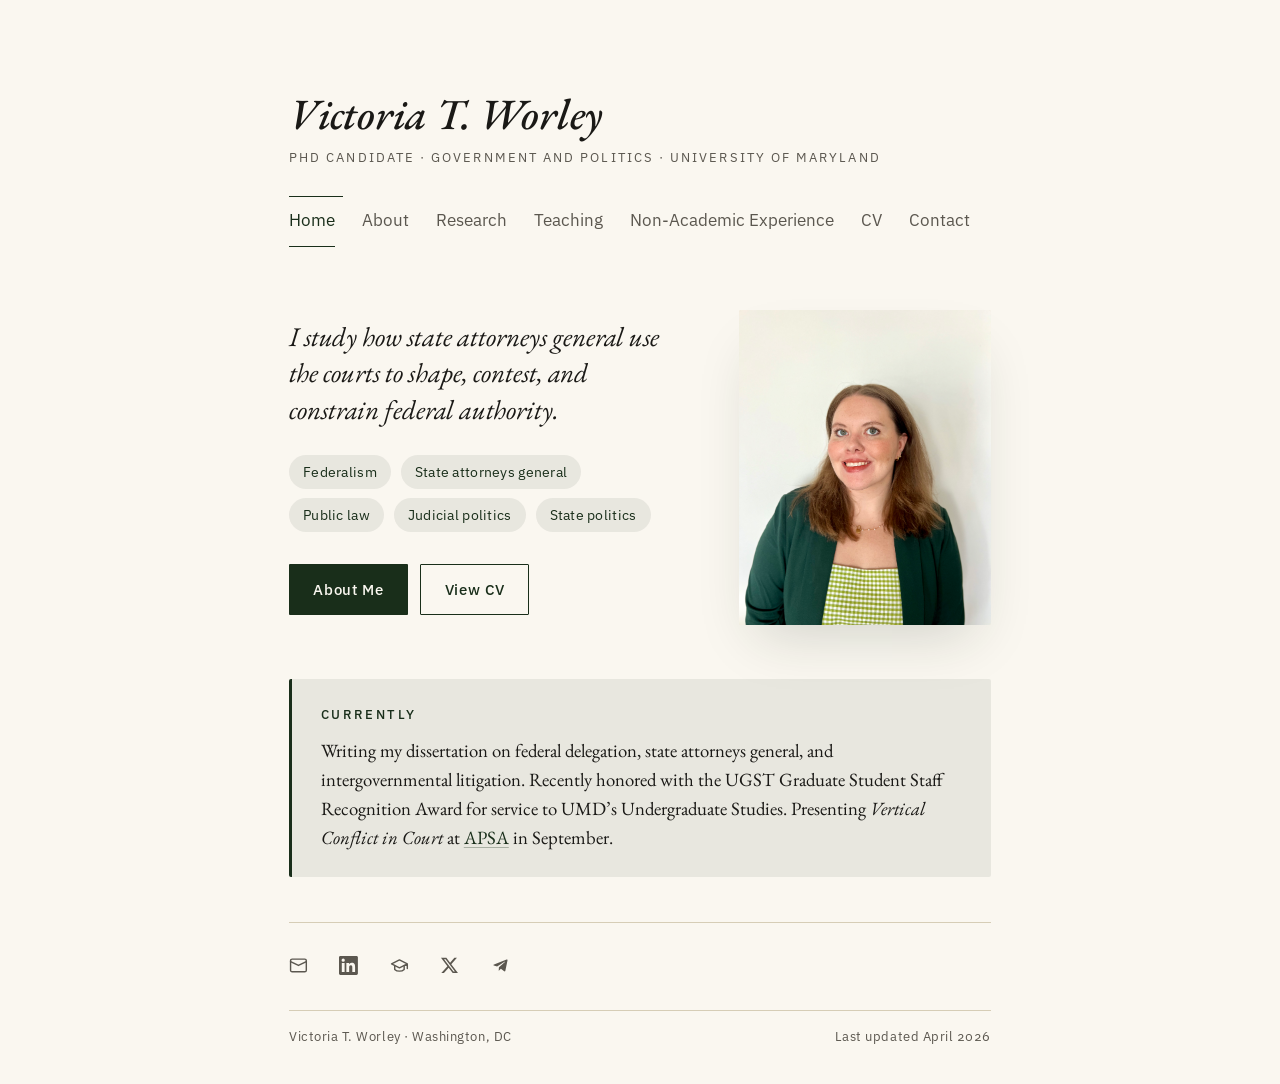
<file: index.html>
<!doctype html>
<html lang="en">
<head>
  <meta charset="utf-8" />
  <meta name="viewport" content="width=device-width, initial-scale=1" />
  <title>Victoria T. Worley</title>
  <meta name="description" content="Victoria T. Worley — PhD candidate in Government and Politics at the University of Maryland, College Park. Federalism, state attorneys general, vertical litigation, public law, judicial politics, state politics." />
  <link rel="icon" type="image/svg+xml" href="assets/favicon.svg" />
  <link rel="preconnect" href="https://fonts.googleapis.com" />
  <link rel="preconnect" href="https://fonts.gstatic.com" crossorigin />
  <link rel="stylesheet" href="https://fonts.googleapis.com/css2?family=EB+Garamond:ital,wght@0,400;0,500;0,600;1,400;1,500&family=IBM+Plex+Sans:wght@400;500&display=swap" />
  <link rel="stylesheet" href="styles.css" />
</head>
<body>
  <div class="page">

    <header class="masthead">
      <p class="name"><a href="index.html">Victoria T. Worley</a></p>
      <p class="subtitle">PhD Candidate &middot; Government and Politics &middot; University of Maryland</p>
      <hr class="rule" aria-hidden="true" />
      <nav class="primary" aria-label="Primary">
        <ul>
          <li><a href="index.html" aria-current="page">Home</a></li>
          <li class="has-menu">
            <a href="about.html">About</a>
            <ul class="submenu">
              <li><a href="about.html#bio">Bio</a></li>
              <li><a href="about.html#elsewhere">Favorites</a></li>
			  <li><a href="about.html#elsewhere">What I'm Listening To</a></li>
            </ul>
          </li>
          <li class="has-menu">
            <a href="research.html">Research</a>
            <ul class="submenu">
              <li><a href="research.html#dissertation">Dissertation</a></li>
              <li><a href="research.html#papers">Working Papers</a></li>
              <li><a href="research.html#talks">Conference Presentations</a></li>
              <li><a href="research.html#invited">Invited Talks</a></li>
              <li><a href="research.html#interests">Research Interests</a></li>
            </ul>
          </li>
          <li class="has-menu">
            <a href="teaching.html">Teaching</a>
            <ul class="submenu">
              <li><a href="teaching.html#instructor">Courses Taught</a></li>
              <li><a href="teaching.html#ta">Student Feedback</a></li>
              <li><a href="teaching.html#prof-dev">Professional Development</a></li>
            </ul>
          </li>
          <li class="has-menu">
            <a href="experience.html">Non-Academic Experience</a>
          </li>
          <li class="has-menu menu-right">
            <a href="cv.html">CV</a>
            <ul class="submenu">
              <li><a href="cv.html#cv-education">Education</a></li>
              <li><a href="cv.html#cv-research">Research</a></li>
              <li><a href="cv.html#cv-teaching">Teaching</a></li>
              <li><a href="cv.html#cv-awards">Awards</a></li>
            </ul>
          </li>
           <li><a href="contact.html">Contact</a></li>
        </ul>
      </nav>
    </header>



    <main>
      <section class="hero">
        <div class="hero-text">
          <p class="hero-statement">
            I study how state attorneys general use the courts to shape,
            contest, and constrain federal authority.
          </p>
          <ul class="tags">
            <li>Federalism</li>
            <li>State attorneys general</li>
            <li>Public law</li>
            <li>Judicial politics</li>
            <li>State politics</li>
          </ul>
          <div class="hero-cta">
            <a href="about.html" class="btn btn-primary">About Me</a>
            <a href="cv.html" class="btn btn-secondary">View CV</a>
          </div>
        </div>
        <div class="hero-portrait">
          <img src="assets/portrait.jpeg" alt="Portrait of Victoria T. Worley" width="240" height="300" />
        </div>
      </section>

      <section class="currently" aria-labelledby="currently-heading">
        <h2 id="currently-heading">Currently</h2>
        <p>
          Writing my dissertation on federal delegation, state attorneys general, and intergovernmental litigation. Recently 
          honored with the UGST Graduate Student Staff Recognition Award for service to UMD&rsquo;s Undergraduate Studies.
          Presenting <em>Vertical Conflict in Court</em> at <a href="research.html#talks">APSA</a>
          in September.
        </p>
      </section>
    </main>

     <footer class="colophon">
      <ul class="social-icons" aria-label="Contact and Links">
        <li>
          <a href="mailto:vtworley@umd.edu">
            <svg viewBox="0 0 24 24" fill="none" stroke="currentColor" stroke-width="1.8" stroke-linecap="round" stroke-linejoin="round" aria-hidden="true">
              <rect x="2" y="4" width="20" height="16" rx="2"/>
              <path d="m22 7-10 5L2 7"/>
            </svg>
          </a>
        </li>
        <li>
          <a href="https://www.linkedin.com/in/vtworley/" rel="me">
            <svg viewBox="0 0 24 24" fill="currentColor" aria-hidden="true">
              <path d="M20.447 20.452h-3.554v-5.569c0-1.328-.027-3.037-1.852-3.037-1.853 0-2.136 1.445-2.136 2.939v5.667H9.351V9h3.414v1.561h.046c.477-.9 1.637-1.85 3.37-1.85 3.601 0 4.267 2.37 4.267 5.455v6.286zM5.337 7.433a2.062 2.062 0 0 1-2.063-2.065 2.063 2.063 0 1 1 2.063 2.065zm1.782 13.019H3.555V9h3.564v11.452zM22.225 0H1.771C.792 0 0 .774 0 1.729v20.542C0 23.227.792 24 1.771 24h20.451C23.2 24 24 23.227 24 22.271V1.729C24 .774 23.2 0 22.222 0h.003z"/>
            </svg>
          </a>
        </li>
        <li>
          <a href="https://gvpt.umd.edu/gradprofile/worley/victoria">
            <svg viewBox="0 0 24 24" fill="none" stroke="currentColor" stroke-width="1.8" stroke-linecap="round" stroke-linejoin="round" aria-hidden="true">
              <path d="M22 10v6M2 10l10-5 10 5-10 5z"/>
              <path d="M6 12v5c3 3 9 3 12 0v-5"/>
            </svg>
          </a>
        </li>
        <li>
          <a href="https://x.com/victoriatworley">
            <svg viewBox="0 0 24 24" fill="currentColor" aria-hidden="true">
              <path d="M18.244 2.25h3.308l-7.227 8.26 8.502 11.24H16.17l-5.214-6.817L4.99 21.75H1.68l7.73-8.835L1.254 2.25H8.08l4.713 6.231zm-1.161 17.52h1.833L7.084 4.126H5.117z"/>
            </svg>
          </a>
        </li>
        <li>
          <a href="https://t.me/victoriaworley">
            <svg viewBox="0 0 24 24" fill="currentColor" aria-hidden="true">
              <path d="M9.78 18.65l.28-4.23 7.68-6.92c.34-.31-.07-.46-.52-.19L7.74 13.3 3.64 12c-.88-.25-.89-.86.2-1.3l15.97-6.16c.73-.33 1.43.18 1.15 1.3l-2.72 12.81c-.19.91-.74 1.13-1.5.71L12.6 16.3l-1.99 1.93c-.23.23-.42.42-.83.42z"/>
            </svg>
          </a>
        </li>
      </ul>
      <div class="colophon-credit">
        <span>Victoria T. Worley &middot; Washington, DC</span>
        <span>Last updated April 2026</span>
      </div>
    </footer>

  </div>
</body>
</html>
</file>
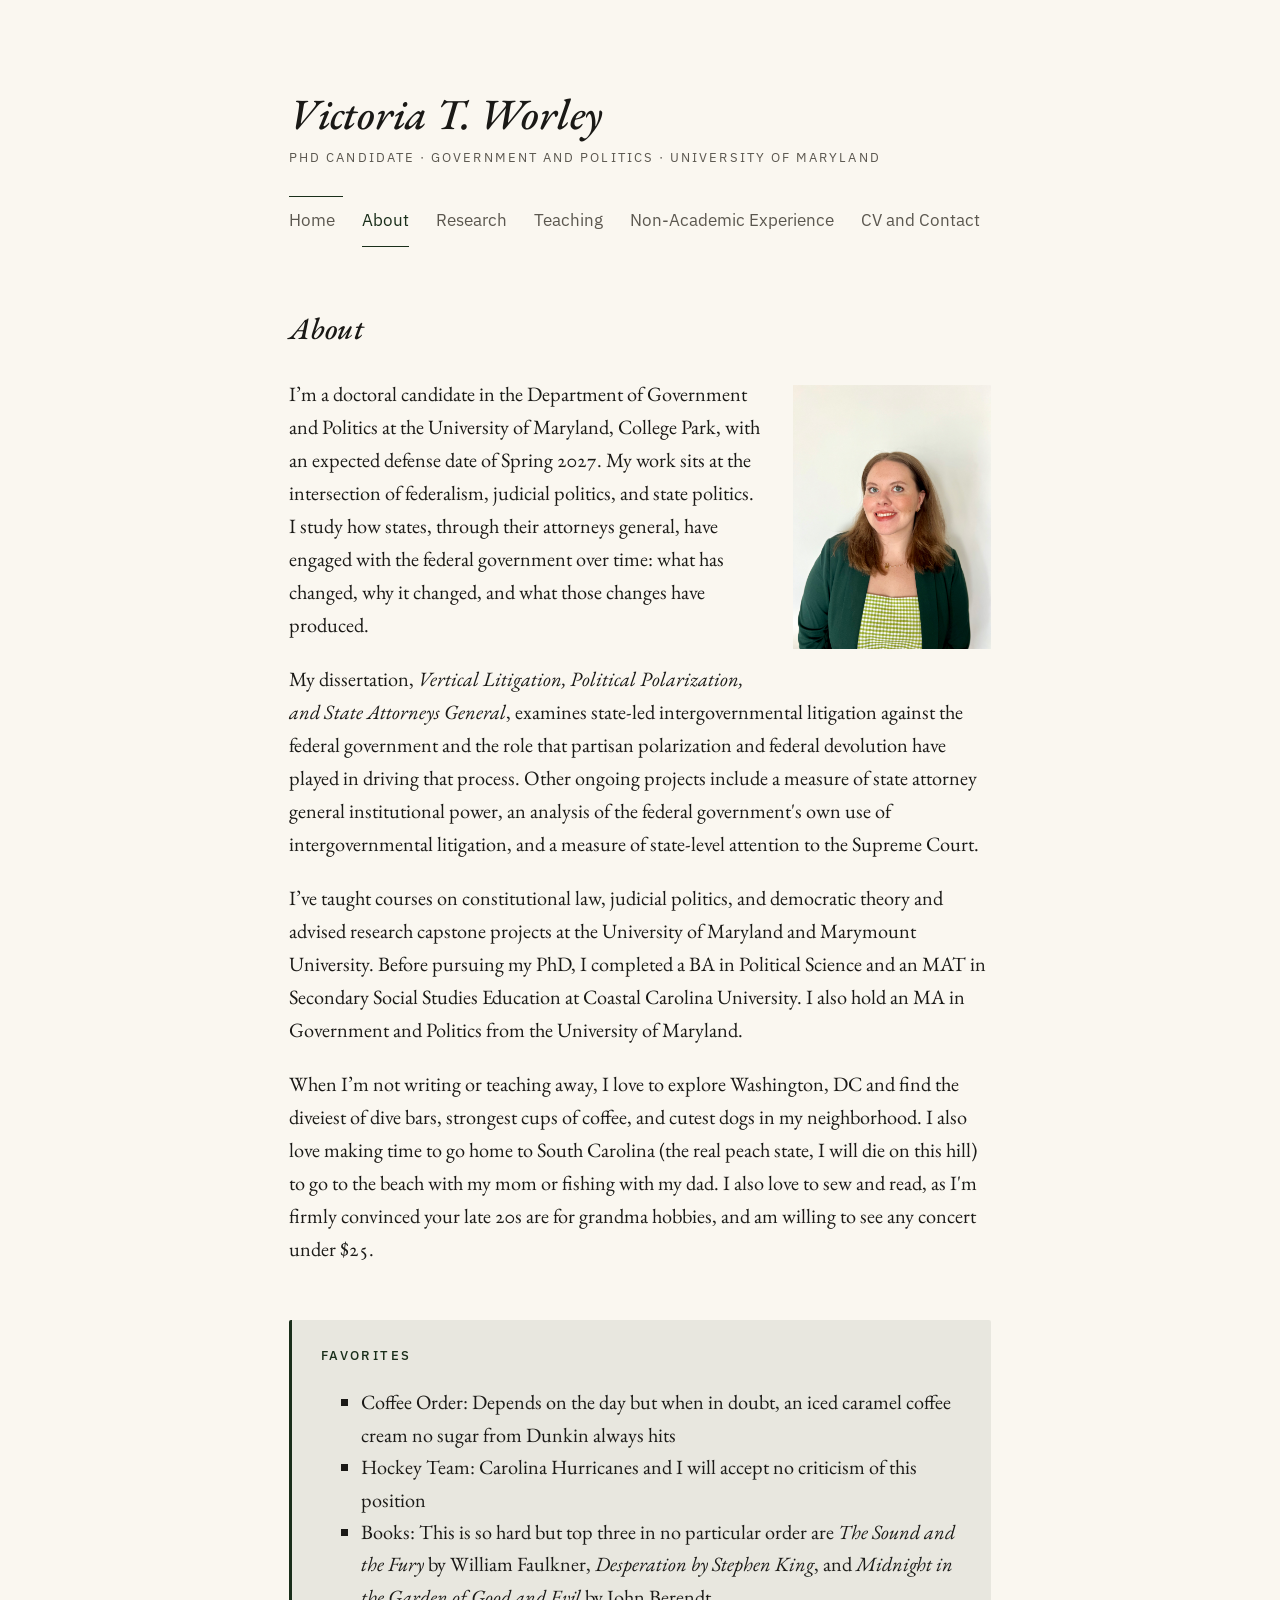
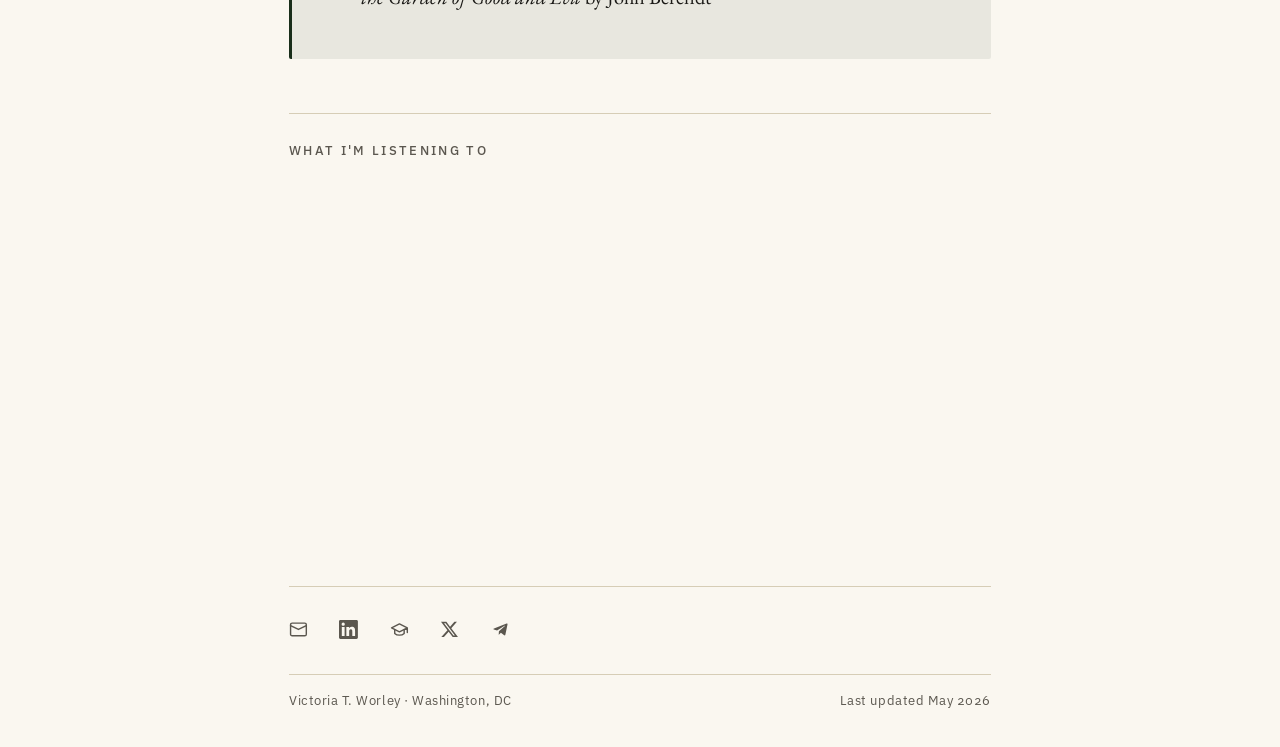
<file: about.html>
<!doctype html>
<html lang="en">
<head>
  <meta charset="utf-8" />
  <meta name="viewport" content="width=device-width, initial-scale=1" />
  <title>About &middot; Victoria T. Worley</title>
  <meta name="description" content="About Victoria T. Worley — PhD candidate in Government and Politics at the University of Maryland." />
  <link rel="icon" type="image/svg+xml" href="assets/favicon.svg" />
  <link rel="preconnect" href="https://fonts.googleapis.com" />
  <link rel="preconnect" href="https://fonts.gstatic.com" crossorigin />
  <link rel="stylesheet" href="https://fonts.googleapis.com/css2?family=EB+Garamond:ital,wght@0,400;0,500;0,600;1,400;1,500&family=IBM+Plex+Sans:wght@400;500&display=swap" />
  <link rel="stylesheet" href="styles.css" />
</head>
<body>
  <div class="page">

 	  <header class="masthead">
      <p class="name"><a href="home.html">Victoria T. Worley</a></p>
      <p class="subtitle">PhD Candidate &middot; Government and Politics &middot; University of Maryland</p>
      <hr class="rule" aria-hidden="true" />
      <nav class="primary" aria-label="Primary">
        <ul>
          <li><a href="home.html" >Home</a></li>
          <li class="has-menu">
            <a href="about.html" aria-current="page">About</a>
            <ul class="submenu">
              <li><a href="about.html#bio">Bio</a></li>
              <li><a href="about.html#favorites">Favorites</a></li>
			  <li><a href="about.html#music">What I'm Listening To</a></li>
            </ul>
          </li>
          <li class="has-menu">
            <a href="research.html">Research</a>
            <ul class="submenu">
              <li><a href="research.html#dissertation">Dissertation</a></li>
              <li><a href="research.html#papers">Working Papers</a></li>
              <li><a href="research.html#talks">Conference Presentations</a></li>
              <li><a href="research.html#invited">Invited Talks</a></li>
              <li><a href="research.html#interests">Research Interests</a></li>
            </ul>
          </li>
          <li class="has-menu">
            <a href="teaching.html">Teaching</a>
            <ul class="submenu">
              <li><a href="teaching.html#courses">Courses Taught</a></li>
              <li><a href="teaching.html#feedback">Student Feedback</a></li>
              <li><a href="teaching.html#prof-dev">Professional Development</a></li>
            </ul>
          </li>
          <li class="has-menu">
            <a href="experience.html" >Non-Academic Experience</a>
          </li>
           <li><a href="contact.html">CV and Contact</a>
			 <ul class="submenu">
              <li><a href="contact.html#contact-cv">CV</a></li>
              <li><a href="contact.html#contact-info">Contact</a></li>
            </ul>
        </ul>
      </nav>
    </header>


    <main>
      <h1 class="page-title">About</h1>

      <section class="intro" id="bio">
        <img class="portrait" src="assets/portrait.jpeg" alt="Portrait of Victoria T. Worley" width="240" height="300" />
        <div class="bio">
          <p>
            I&rsquo;m a doctoral candidate in the Department of Government and Politics at 
			the University of Maryland, College Park, with an expected defense date of Spring
			2027. My work sits at the intersection of federalism, judicial politics, and state
			politics. I study how states, through their attorneys general, have engaged with 
			the federal government over time: what has changed, why it changed, and what those 
			changes have produced.
          </p>
          <p>
			My dissertation, <em>Vertical Litigation, Political Polarization, and State Attorneys
			General</em>, examines state-led intergovernmental litigation against the federal 
			government and the role that partisan polarization and federal devolution have played 
			in driving that process. Other ongoing projects include a measure of state attorney general
			institutional power, an analysis of the federal government's own use of intergovernmental
			litigation, and a measure of state-level attention to the Supreme Court.
          </p>
          <p>
			I&rsquo;ve taught courses on constitutional law, judicial politics, and democratic theory
			and advised research capstone projects at the University of Maryland and Marymount
			University. Before pursuing my PhD, I completed a BA in Political Science and an MAT 
			in Secondary Social Studies Education at Coastal Carolina University. I also hold an 
			MA in Government and Politics from the University of Maryland.
          </p>
          <p>
			When I&rsquo;m not writing or teaching away, I love to explore Washington, DC and find 
			the diveiest of dive bars, strongest cups of coffee, and cutest dogs in my neighborhood. 
			I also love making time to go home to South Carolina (the real peach state, I will die on 
			this hill) to go to the beach with my mom or fishing with my dad. I also love to sew and read,
			as I'm firmly convinced your late 20s are for grandma hobbies, and am willing to see any concert
			under $25.
		</p>
          <p>
        </div>
      </section>

      <section class="currently" aria-labelledby="currently-heading">
        <h2 id="currently-heading">Favorites</h2>
         <ul style="list-style-type:square">
  					<li>Coffee Order: Depends on the day but when in doubt, an iced caramel coffee cream no sugar from Dunkin always hits</li>
  					<li>Hockey Team: Carolina Hurricanes and I will accept no criticism of this position</li>
  					<li>Books: This is so hard but top three in no particular order are <i>The Sound and the Fury</i> by William Faulkner, <i>Desperation by Stephen King</i>, and <i>Midnight in the Garden of Good and Evil</i> by John Berendt</li>
				</ul>
      </section>
  
	  
	<section class="section" aria-labelledby="playlist">
 		<h2 id="playlist">What I'm Listening To</h2>
		<iframe data-testid="embed-iframe" style="border-radius:12px" src="https://open.spotify.com/embed/playlist/1auVRuyqOjHzT5R0VfglzH?utm_source=generator&theme=0" width="100%" height="352" frameBorder="0" allowfullscreen="" allow="autoplay; clipboard-write; encrypted-media; fullscreen; picture-in-picture" loading="lazy"></iframe>
  </main>
	  
<footer class="colophon">
      <ul class="social-icons" aria-label="Contact and Links">
        <li>
          <a href="mailto:vtworley@umd.edu">
            <svg viewBox="0 0 24 24" fill="none" stroke="currentColor" stroke-width="1.8" stroke-linecap="round" stroke-linejoin="round" aria-hidden="true">
              <rect x="2" y="4" width="20" height="16" rx="2"/>
              <path d="m22 7-10 5L2 7"/>
            </svg>
          </a>
        </li>
        <li>
          <a href="https://www.linkedin.com/in/vtworley/" rel="me">
            <svg viewBox="0 0 24 24" fill="currentColor" aria-hidden="true">
              <path d="M20.447 20.452h-3.554v-5.569c0-1.328-.027-3.037-1.852-3.037-1.853 0-2.136 1.445-2.136 2.939v5.667H9.351V9h3.414v1.561h.046c.477-.9 1.637-1.85 3.37-1.85 3.601 0 4.267 2.37 4.267 5.455v6.286zM5.337 7.433a2.062 2.062 0 0 1-2.063-2.065 2.063 2.063 0 1 1 2.063 2.065zm1.782 13.019H3.555V9h3.564v11.452zM22.225 0H1.771C.792 0 0 .774 0 1.729v20.542C0 23.227.792 24 1.771 24h20.451C23.2 24 24 23.227 24 22.271V1.729C24 .774 23.2 0 22.222 0h.003z"/>
            </svg>
          </a>
        </li>
        <li>
          <a href="https://gvpt.umd.edu/gradprofile/worley/victoria">
            <svg viewBox="0 0 24 24" fill="none" stroke="currentColor" stroke-width="1.8" stroke-linecap="round" stroke-linejoin="round" aria-hidden="true">
              <path d="M22 10v6M2 10l10-5 10 5-10 5z"/>
              <path d="M6 12v5c3 3 9 3 12 0v-5"/>
            </svg>
          </a>
        </li>
        <li>
          <a href="https://x.com/victoriatworley">
            <svg viewBox="0 0 24 24" fill="currentColor" aria-hidden="true">
              <path d="M18.244 2.25h3.308l-7.227 8.26 8.502 11.24H16.17l-5.214-6.817L4.99 21.75H1.68l7.73-8.835L1.254 2.25H8.08l4.713 6.231zm-1.161 17.52h1.833L7.084 4.126H5.117z"/>
            </svg>
          </a>
        </li>
        <li>
          <a href="https://t.me/victoriaworley">
            <svg viewBox="0 0 24 24" fill="currentColor" aria-hidden="true">
              <path d="M9.78 18.65l.28-4.23 7.68-6.92c.34-.31-.07-.46-.52-.19L7.74 13.3 3.64 12c-.88-.25-.89-.86.2-1.3l15.97-6.16c.73-.33 1.43.18 1.15 1.3l-2.72 12.81c-.19.91-.74 1.13-1.5.71L12.6 16.3l-1.99 1.93c-.23.23-.42.42-.83.42z"/>
            </svg>
          </a>
        </li>
      </ul>
      <div class="colophon-credit">
        <span>Victoria T. Worley &middot; Washington, DC</span>
        <span>Last updated May 2026</span>
      </div>
    </footer>


  </div>
</body>
</html>
</file>
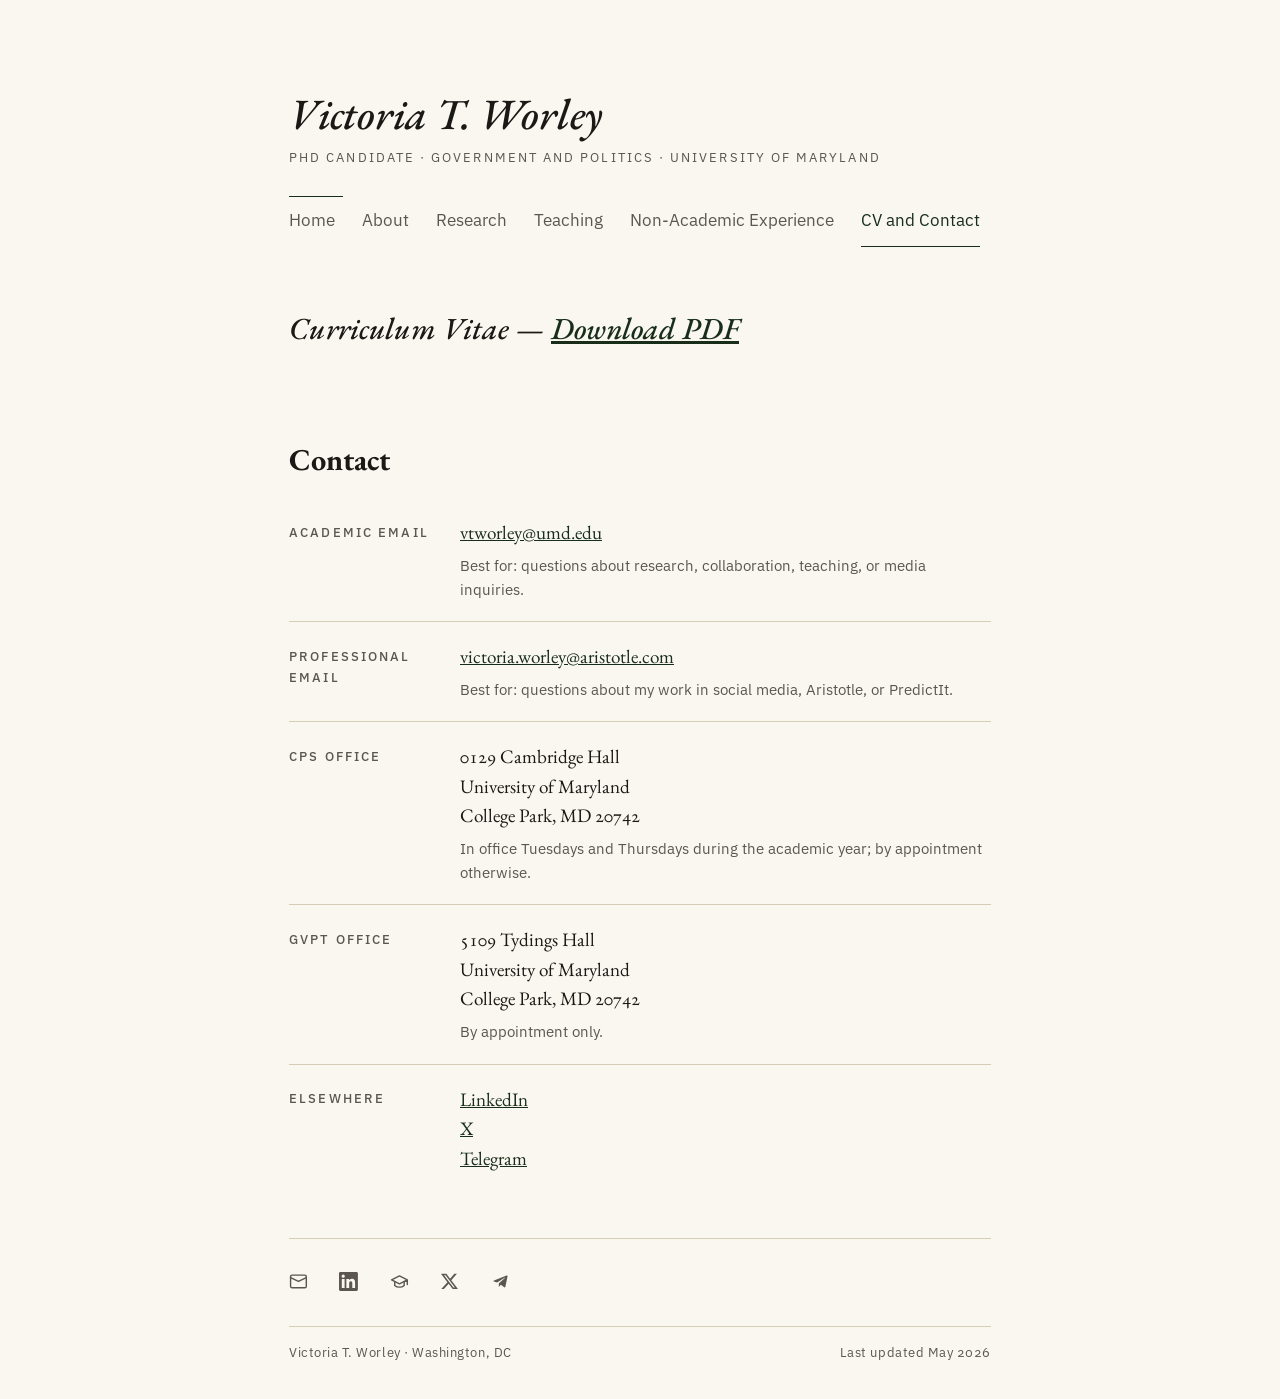
<file: contact.html>
<!doctype html>
<html lang="en">
<head>
  <meta charset="utf-8" />
  <meta name="viewport" content="width=device-width, initial-scale=1" />
  <title>Contact &middot; Victoria T. Worley</title>
  <meta name="description" content="CV and Contact Victoria T. Worley — CV, email, office, and other ways to get in touch." />
  <link rel="icon" type="image/svg+xml" href="assets/favicon.svg" />
  <link rel="preconnect" href="https://fonts.googleapis.com" />
  <link rel="preconnect" href="https://fonts.gstatic.com" crossorigin />
  <link rel="stylesheet" href="https://fonts.googleapis.com/css2?family=EB+Garamond:ital,wght@0,400;0,500;0,600;1,400;1,500&family=IBM+Plex+Sans:wght@400;500&display=swap" />
  <link rel="stylesheet" href="styles.css" />
</head>
<body>
  <div class="page">

	  <header class="masthead">
      <p class="name"><a href="home.html">Victoria T. Worley</a></p>
      <p class="subtitle">PhD Candidate &middot; Government and Politics &middot; University of Maryland</p>
      <hr class="rule" aria-hidden="true" />
      <nav class="primary" aria-label="Primary">
        <ul>
          <li><a href="home.html" >Home</a></li>
          <li class="has-menu">
            <a href="about.html">About</a>
            <ul class="submenu">
              <li><a href="about.html#bio">Bio</a></li>
              <li><a href="about.html#favorites">Favorites</a></li>
			  <li><a href="about.html#music">What I'm Listening To</a></li>
            </ul>
          </li>
          <li class="has-menu">
            <a href="research.html">Research</a>
            <ul class="submenu">
              <li><a href="research.html#dissertation">Dissertation</a></li>
              <li><a href="research.html#papers">Working Papers</a></li>
              <li><a href="research.html#talks">Conference Presentations</a></li>
              <li><a href="research.html#invited">Invited Talks</a></li>
              <li><a href="research.html#interests">Research Interests</a></li>
            </ul>
          </li>
          <li class="has-menu">
            <a href="teaching.html">Teaching</a>
            <ul class="submenu">
              <li><a href="teaching.html#courses">Courses Taught</a></li>
              <li><a href="teaching.html#feedback">Student Feedback</a></li>
              <li><a href="teaching.html#prof-dev">Professional Development</a></li>
            </ul>
          </li>
          <li class="has-menu">
            <a href="experience.html" >Non-Academic Experience</a>
          </li>
           <li><a href="contact.html" aria-current="page">CV and Contact</a>
			 <ul class="submenu">
              <li><a href="contact.html#contact-cv">CV</a></li>
              <li><a href="contact.html#contact-info">Contact</a></li>
            </ul>
        </ul>
      </nav>
    </header>

   <main class="cv">
      <h1 class="page-title">Curriculum Vitae — <a href="assets/worley-cv.pdf">Download PDF</a></h1>

<br>

<section class="cv-section" id="contact">
        <h1>Contact</h1>
    <div class="contact-row">
      <span class="contact-label">Academic Email</span>
      <div class="contact-value">
        <a href="mailto:vtworley@umd.edu">vtworley@umd.edu</a>
        <span class="meta">Best for: questions about research, collaboration, teaching, or media inquiries.</span>
      </div>
    </div>

    <div class="contact-row">
      <span class="contact-label">Professional Email</span>
      <div class="contact-value">
        <a href="mailto:victoria.worley@aristotle.com">victoria.worley@aristotle.com</a>
        <span class="meta">Best for: questions about my work in social media, Aristotle, or PredictIt.</span>
      </div>
    </div>

    <div class="contact-row">
      <span class="contact-label">CPS Office</span>
      <div class="contact-value">
        0129 Cambridge Hall<br/>
        University of Maryland<br/>
        College Park, MD 20742
        <span class="meta">In office Tuesdays and Thursdays during the academic year; by appointment otherwise.</span>
      </div>
    </div>

    <div class="contact-row">
      <span class="contact-label">GVPT Office</span>
      <div class="contact-value">
        5109 Tydings Hall<br/>
        University of Maryland<br/>
        College Park, MD 20742
        <span class="meta">By appointment only.</span>
      </div>
    </div>

    <div class="contact-row">
  <span class="contact-label">Elsewhere</span>
  <div class="contact-value">
    <a href="https://www.linkedin.com/in/vtworley/" rel="me">LinkedIn</a><br/>
    <a href="https://x.com/victoriatworley" rel="me">X</a><br/>
    <a href="https://t.me/victoriaworley" rel="me">Telegram</a>
</div>
</div>
		


  <footer class="colophon">
      <ul class="social-icons" aria-label="Contact and Links">
        <li>
          <a href="mailto:vtworley@umd.edu">
            <svg viewBox="0 0 24 24" fill="none" stroke="currentColor" stroke-width="1.8" stroke-linecap="round" stroke-linejoin="round" aria-hidden="true">
              <rect x="2" y="4" width="20" height="16" rx="2"/>
              <path d="m22 7-10 5L2 7"/>
            </svg>
          </a>
        </li>
        <li>
          <a href="https://www.linkedin.com/in/vtworley/" rel="me">
            <svg viewBox="0 0 24 24" fill="currentColor" aria-hidden="true">
              <path d="M20.447 20.452h-3.554v-5.569c0-1.328-.027-3.037-1.852-3.037-1.853 0-2.136 1.445-2.136 2.939v5.667H9.351V9h3.414v1.561h.046c.477-.9 1.637-1.85 3.37-1.85 3.601 0 4.267 2.37 4.267 5.455v6.286zM5.337 7.433a2.062 2.062 0 0 1-2.063-2.065 2.063 2.063 0 1 1 2.063 2.065zm1.782 13.019H3.555V9h3.564v11.452zM22.225 0H1.771C.792 0 0 .774 0 1.729v20.542C0 23.227.792 24 1.771 24h20.451C23.2 24 24 23.227 24 22.271V1.729C24 .774 23.2 0 22.222 0h.003z"/>
            </svg>
          </a>
        </li>
        <li>
          <a href="https://gvpt.umd.edu/gradprofile/worley/victoria">
            <svg viewBox="0 0 24 24" fill="none" stroke="currentColor" stroke-width="1.8" stroke-linecap="round" stroke-linejoin="round" aria-hidden="true">
              <path d="M22 10v6M2 10l10-5 10 5-10 5z"/>
              <path d="M6 12v5c3 3 9 3 12 0v-5"/>
            </svg>
          </a>
        </li>
        <li>
          <a href="https://x.com/victoriatworley">
            <svg viewBox="0 0 24 24" fill="currentColor" aria-hidden="true">
              <path d="M18.244 2.25h3.308l-7.227 8.26 8.502 11.24H16.17l-5.214-6.817L4.99 21.75H1.68l7.73-8.835L1.254 2.25H8.08l4.713 6.231zm-1.161 17.52h1.833L7.084 4.126H5.117z"/>
            </svg>
          </a>
        </li>
        <li>
          <a href="https://t.me/victoriaworley">
            <svg viewBox="0 0 24 24" fill="currentColor" aria-hidden="true">
              <path d="M9.78 18.65l.28-4.23 7.68-6.92c.34-.31-.07-.46-.52-.19L7.74 13.3 3.64 12c-.88-.25-.89-.86.2-1.3l15.97-6.16c.73-.33 1.43.18 1.15 1.3l-2.72 12.81c-.19.91-.74 1.13-1.5.71L12.6 16.3l-1.99 1.93c-.23.23-.42.42-.83.42z"/>
            </svg>
          </a>
        </li>
      </ul>
      <div class="colophon-credit">
        <span>Victoria T. Worley &middot; Washington, DC</span>
        <span>Last updated May 2026</span>
      </div>
    </footer>



  </div>
</body>
</html>
</file>
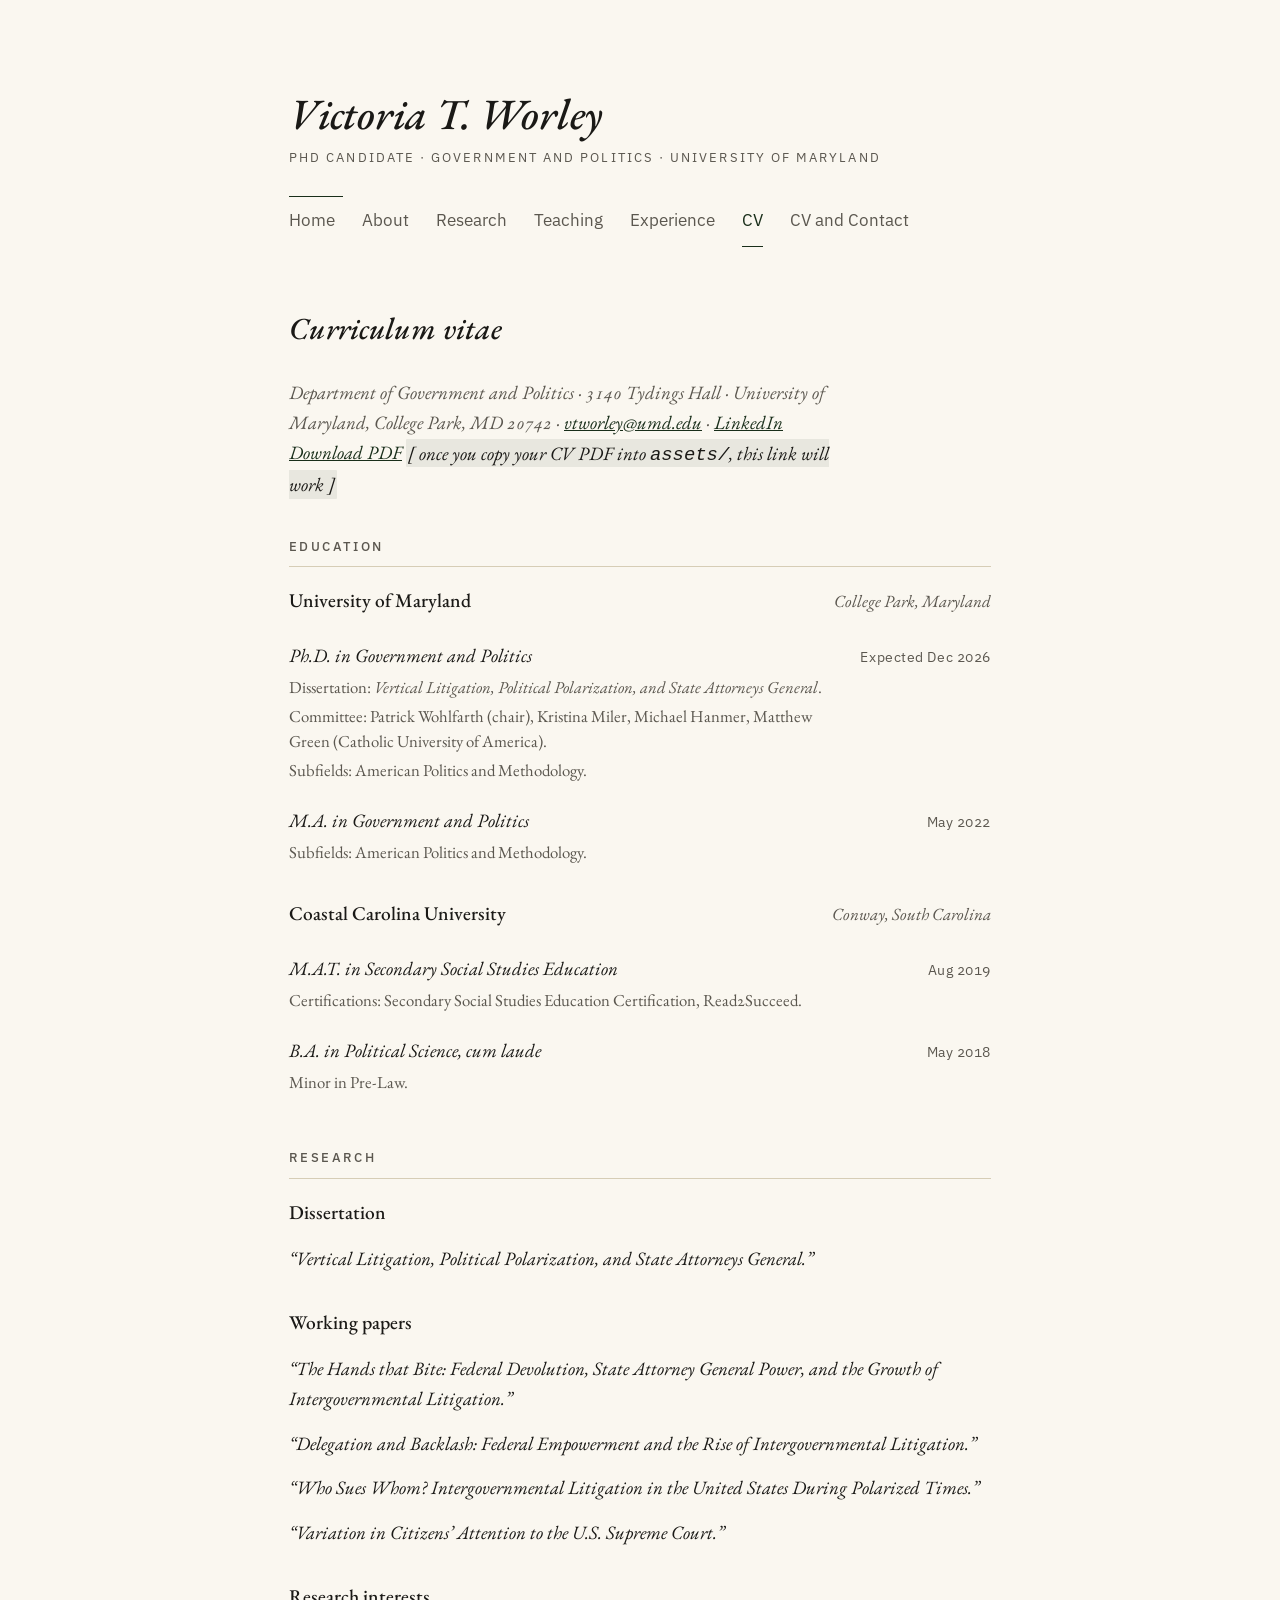
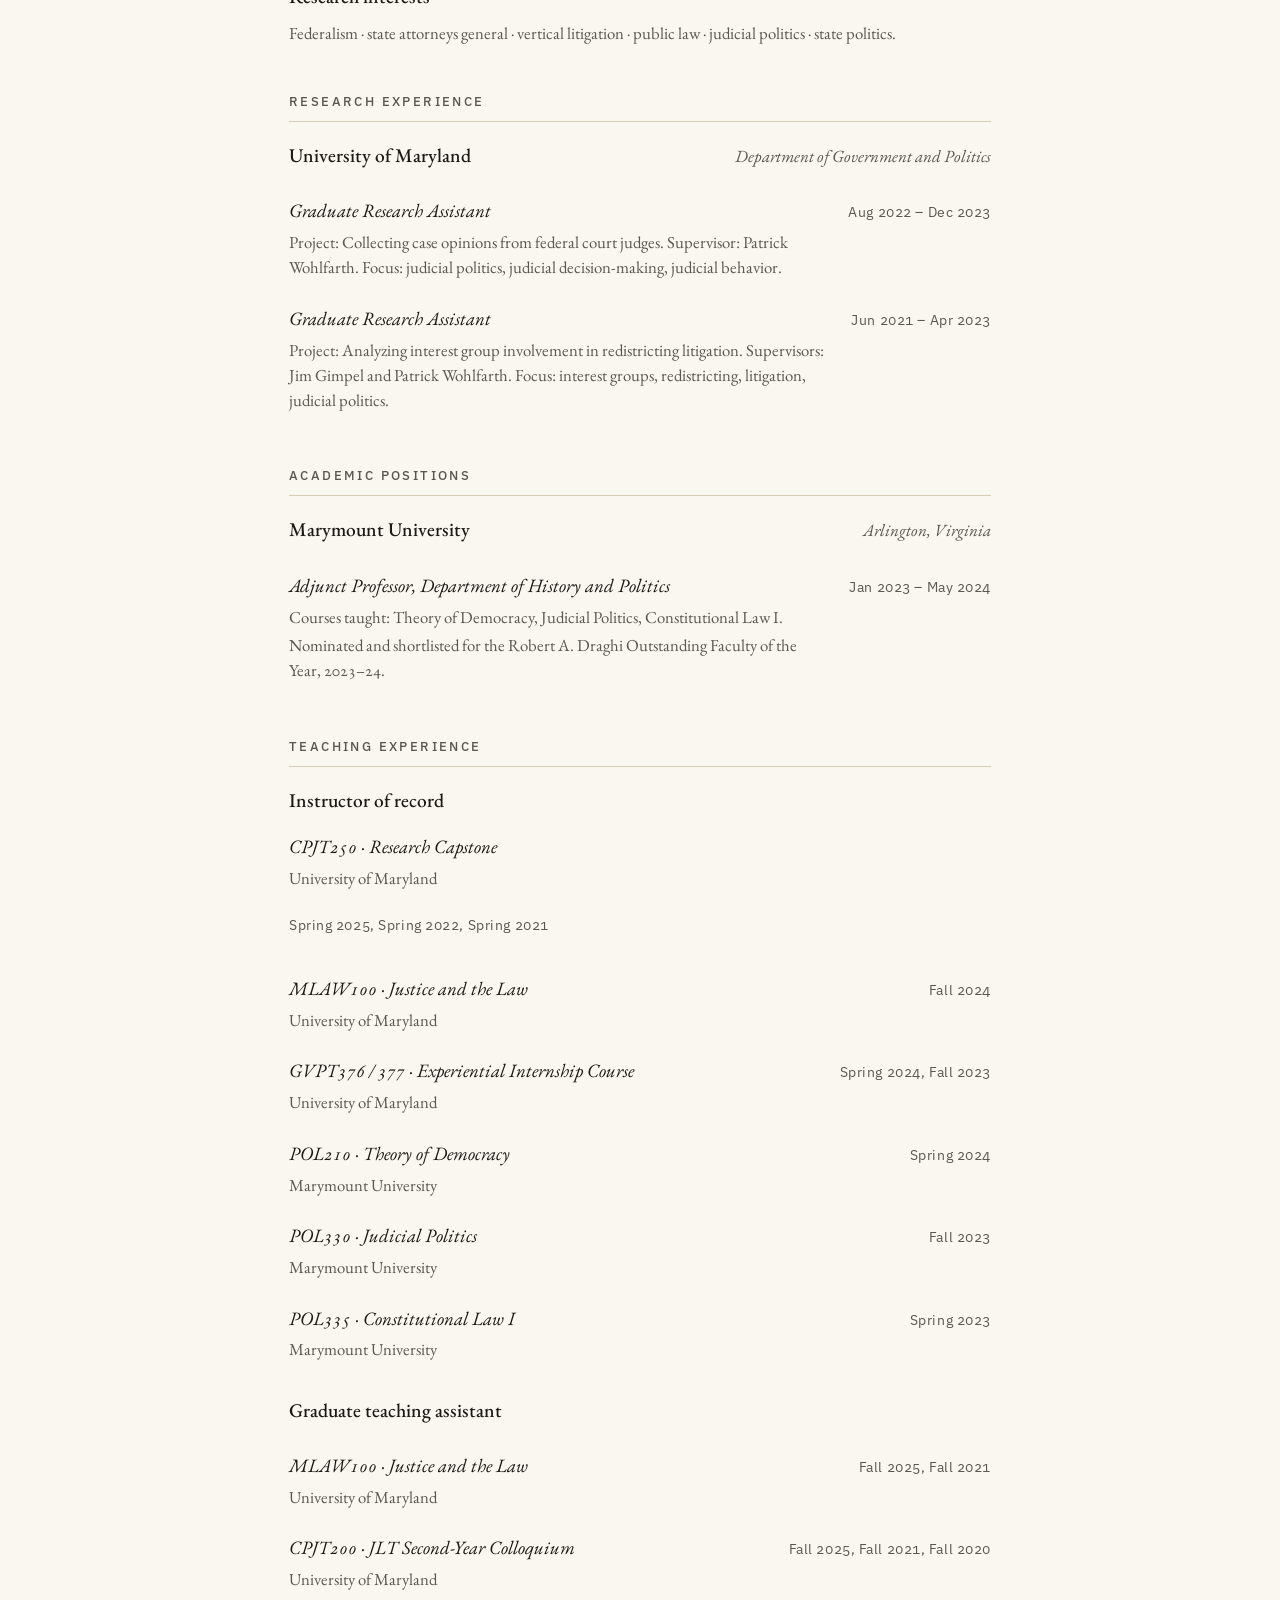
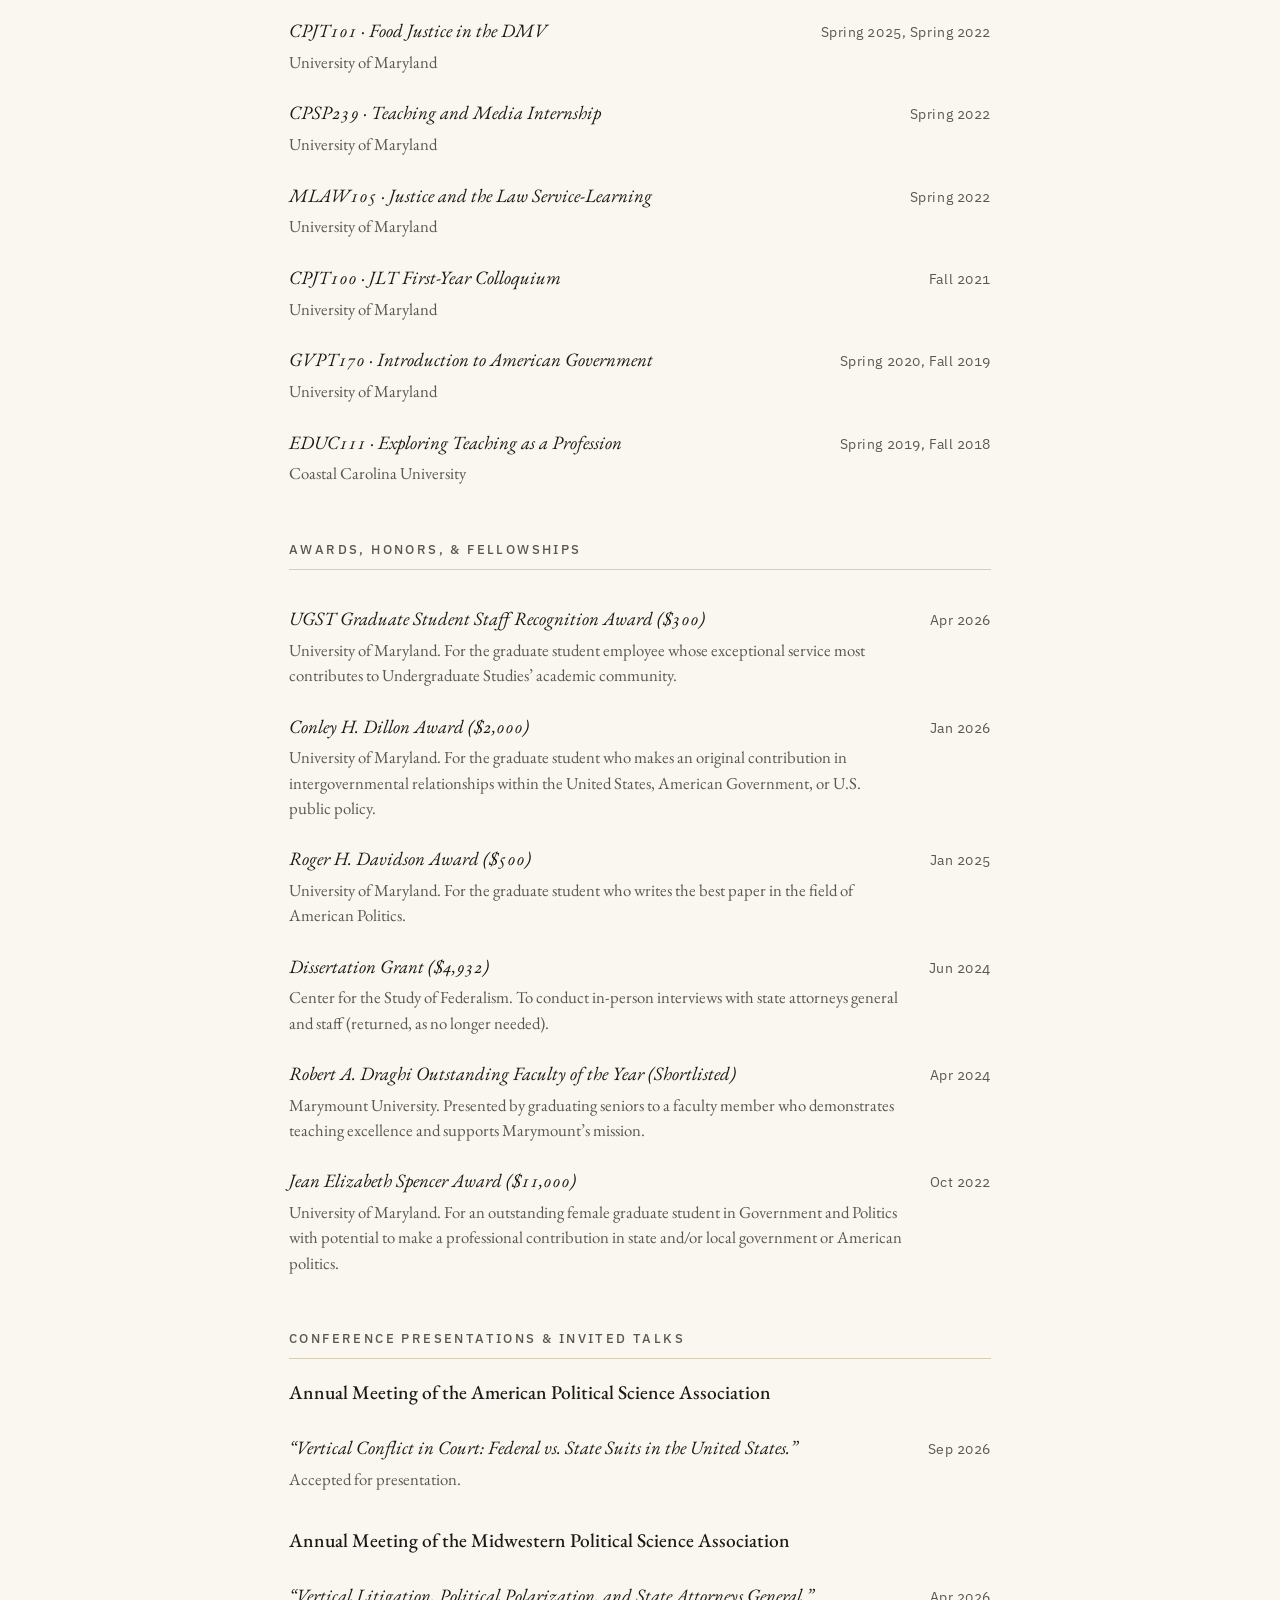
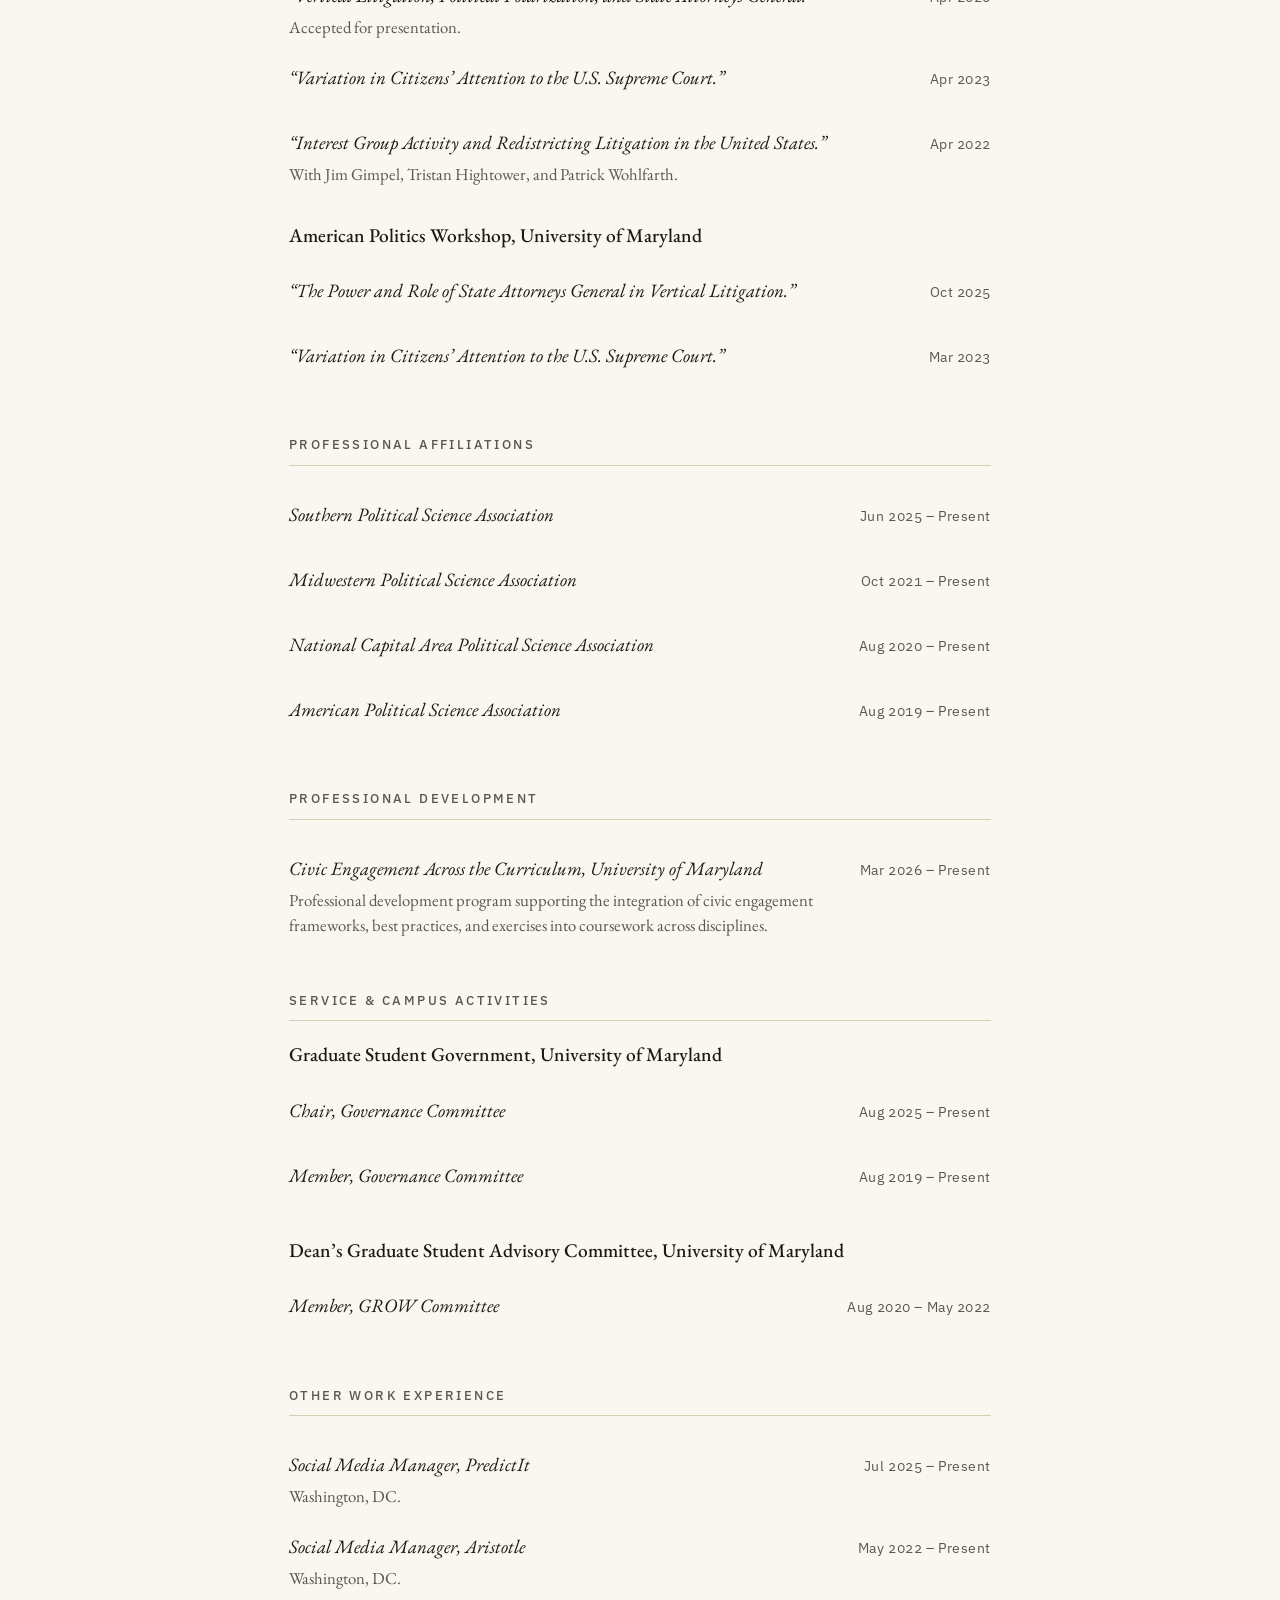
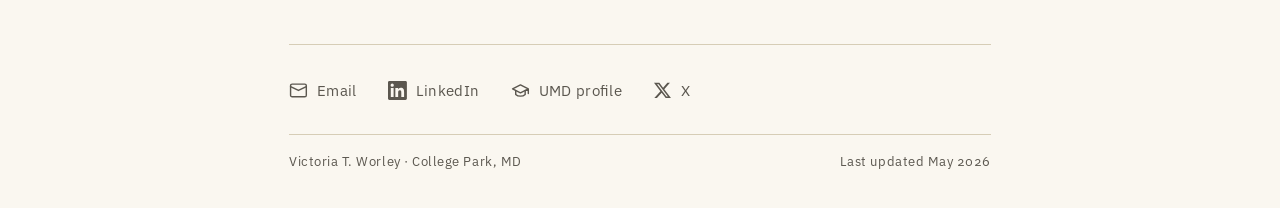
<file: cv.html>
<!doctype html>
<html lang="en">
<head>
  <meta charset="utf-8" />
  <meta name="viewport" content="width=device-width, initial-scale=1" />
  <title>CV &middot; Victoria T. Worley</title>
  <meta name="description" content="Curriculum vitae of Victoria T. Worley, PhD candidate in Government and Politics at the University of Maryland." />
  <link rel="icon" type="image/svg+xml" href="assets/favicon.svg" />
  <link rel="preconnect" href="https://fonts.googleapis.com" />
  <link rel="preconnect" href="https://fonts.gstatic.com" crossorigin />
  <link rel="stylesheet" href="https://fonts.googleapis.com/css2?family=EB+Garamond:ital,wght@0,400;0,500;0,600;1,400;1,500&family=IBM+Plex+Sans:wght@400;500&display=swap" />
  <link rel="stylesheet" href="styles.css" />
</head>
<body>
  <div class="page">

    <header class="masthead">
      <p class="name"><a href="home.html">Victoria T. Worley</a></p>
      <p class="subtitle">PhD Candidate &middot; Government and Politics &middot; University of Maryland</p>
      <hr class="rule" aria-hidden="true" />
      <nav class="primary" aria-label="Primary">
        <ul>
          <li><a href="home.html">Home</a></li>
          <li class="has-menu">
            <a href="about.html">About</a>
            <ul class="submenu">
              <li><a href="about.html#bio">Bio</a></li>
              <li><a href="about.html#education">Education</a></li>
              <li><a href="about.html#elsewhere">Elsewhere</a></li>
            </ul>
          </li>
          <li class="has-menu">
            <a href="research.html">Research</a>
            <ul class="submenu">
              <li><a href="research.html#dissertation">Dissertation</a></li>
              <li><a href="research.html#papers">Working papers</a></li>
              <li><a href="research.html#talks">Conference presentations</a></li>
              <li><a href="research.html#invited">Invited talks</a></li>
              <li><a href="research.html#interests">Research interests</a></li>
            </ul>
          </li>
          <li class="has-menu">
            <a href="teaching.html">Teaching</a>
            <ul class="submenu">
              <li><a href="teaching.html#instructor">Instructor of record</a></li>
              <li><a href="teaching.html#feedback">Teaching assistant</a></li>
              <li><a href="teaching.html#prof-dev">Professional development</a></li>
            </ul>
          </li>
          <li class="has-menu">
            <a href="experience.html">Experience</a>
            <ul class="submenu">
              <li><a href="experience.html#academic">Academic positions</a></li>
              <li><a href="experience.html#research-exp">Research experience</a></li>
              <li><a href="experience.html#other">Other professional work</a></li>
              <li><a href="experience.html#service">Service</a></li>
              <li><a href="experience.html#awards">Selected awards</a></li>
            </ul>
          </li>
          <li class="has-menu menu-right">
            <a href="cv.html" aria-current="page">CV</a>
            <ul class="submenu">
              <li><a href="cv.html#cv-education">Education</a></li>
              <li><a href="cv.html#cv-research">Research</a></li>
              <li><a href="cv.html#cv-teaching">Teaching</a></li>
              <li><a href="cv.html#cv-awards">Awards</a></li>
              <li><a href="cv.html#cv-conferences">Conferences &amp; talks</a></li>
            </ul>
          </li>
         <li><a href="contact.html">CV and Contact</a></li>
			 <ul class="submenu">
              <li><a href="contact.html#contact-cv">CV</a></li>
              <li><a href="contact.html#contact-info">Contact</a></li>
            </ul>
        </ul>
      </nav>
    </header>


    <main class="cv">
      <h1 class="page-title">Curriculum vitae</h1>
      <p class="page-lede">
        Department of Government and Politics &middot; 3140 Tydings Hall &middot;
        University of Maryland, College Park, MD 20742 &middot;
        <a href="mailto:vtworley@umd.edu">vtworley@umd.edu</a>
        &middot;
        <a href="https://www.linkedin.com/in/vtworley/">LinkedIn</a>
        <br/>
        <a href="assets/worley-cv.pdf">Download PDF</a>
        <span class="ph">[ once you copy your CV PDF into <code>assets/</code>, this link will work ]</span>
      </p>

      <section class="cv-section" id="cv-education">
        <h2>Education</h2>
        <div class="cv-block">
          <p class="cv-institution">
            <span>University of Maryland</span>
            <span class="cv-institution-place">College Park, Maryland</span>
          </p>
          <ul class="cv-list">
            <li>
              <div class="cv-content">
                <p class="cv-title">Ph.D. in Government and Politics</p>
                <p class="cv-detail">Dissertation: <em>Vertical Litigation, Political Polarization, and State Attorneys General</em>.</p>
                <p class="cv-detail">Committee: Patrick Wohlfarth (chair), Kristina Miler, Michael Hanmer, Matthew Green (Catholic University of America).</p>
                <p class="cv-detail">Subfields: American Politics and Methodology.</p>
              </div>
              <p class="cv-when">Expected Dec 2026</p>
            </li>
            <li>
              <div class="cv-content">
                <p class="cv-title">M.A. in Government and Politics</p>
                <p class="cv-detail">Subfields: American Politics and Methodology.</p>
              </div>
              <p class="cv-when">May 2022</p>
            </li>
          </ul>
        </div>
        <div class="cv-block">
          <p class="cv-institution">
            <span>Coastal Carolina University</span>
            <span class="cv-institution-place">Conway, South Carolina</span>
          </p>
          <ul class="cv-list">
            <li>
              <div class="cv-content">
                <p class="cv-title">M.A.T. in Secondary Social Studies Education</p>
                <p class="cv-detail">Certifications: Secondary Social Studies Education Certification, Read2Succeed.</p>
              </div>
              <p class="cv-when">Aug 2019</p>
            </li>
            <li>
              <div class="cv-content">
                <p class="cv-title">B.A. in Political Science, <em>cum laude</em></p>
                <p class="cv-detail">Minor in Pre-Law.</p>
              </div>
              <p class="cv-when">May 2018</p>
            </li>
          </ul>
        </div>
      </section>

      <section class="cv-section" id="cv-research">
        <h2>Research</h2>
        <div class="cv-block">
          <p class="cv-institution"><span>Dissertation</span></p>
          <ul class="cv-list">
            <li>
              <div class="cv-content">
                <p class="cv-title">&ldquo;Vertical Litigation, Political Polarization, and State Attorneys General.&rdquo;</p>
              </div>
            </li>
          </ul>
        </div>
        <div class="cv-block">
          <p class="cv-institution"><span>Working papers</span></p>
          <ul class="cv-list">
            <li>
              <div class="cv-content">
                <p class="cv-title">&ldquo;The Hands that Bite: Federal Devolution, State Attorney General Power, and the Growth of Intergovernmental Litigation.&rdquo;</p>
              </div>
            </li>
            <li>
              <div class="cv-content">
                <p class="cv-title">&ldquo;Delegation and Backlash: Federal Empowerment and the Rise of Intergovernmental Litigation.&rdquo;</p>
              </div>
            </li>
            <li>
              <div class="cv-content">
                <p class="cv-title">&ldquo;Who Sues Whom? Intergovernmental Litigation in the United States During Polarized Times.&rdquo;</p>
              </div>
            </li>
            <li>
              <div class="cv-content">
                <p class="cv-title">&ldquo;Variation in Citizens&rsquo; Attention to the U.S. Supreme Court.&rdquo;</p>
              </div>
            </li>
          </ul>
        </div>
        <div class="cv-block">
          <p class="cv-institution"><span>Research interests</span></p>
          <p class="cv-detail" style="margin: 0;">
            Federalism &middot; state attorneys general &middot; vertical litigation
            &middot; public law &middot; judicial politics &middot; state politics.
          </p>
        </div>
      </section>

      <section class="cv-section">
        <h2>Research experience</h2>
        <div class="cv-block">
          <p class="cv-institution">
            <span>University of Maryland</span>
            <span class="cv-institution-place">Department of Government and Politics</span>
          </p>
          <ul class="cv-list">
            <li>
              <div class="cv-content">
                <p class="cv-title">Graduate Research Assistant</p>
                <p class="cv-detail">Project: Collecting case opinions from federal court judges. Supervisor: Patrick Wohlfarth. Focus: judicial politics, judicial decision-making, judicial behavior.</p>
              </div>
              <p class="cv-when">Aug 2022 &ndash; Dec 2023</p>
            </li>
            <li>
              <div class="cv-content">
                <p class="cv-title">Graduate Research Assistant</p>
                <p class="cv-detail">Project: Analyzing interest group involvement in redistricting litigation. Supervisors: Jim Gimpel and Patrick Wohlfarth. Focus: interest groups, redistricting, litigation, judicial politics.</p>
              </div>
              <p class="cv-when">Jun 2021 &ndash; Apr 2023</p>
            </li>
          </ul>
        </div>
      </section>

      <section class="cv-section">
        <h2>Academic positions</h2>
        <div class="cv-block">
          <p class="cv-institution">
            <span>Marymount University</span>
            <span class="cv-institution-place">Arlington, Virginia</span>
          </p>
          <ul class="cv-list">
            <li>
              <div class="cv-content">
                <p class="cv-title">Adjunct Professor, Department of History and Politics</p>
                <p class="cv-detail">Courses taught: Theory of Democracy, Judicial Politics, Constitutional Law I.</p>
                <p class="cv-detail">Nominated and shortlisted for the Robert A. Draghi Outstanding Faculty of the Year, 2023&ndash;24.</p>
              </div>
              <p class="cv-when">Jan 2023 &ndash; May 2024</p>
            </li>
          </ul>
        </div>
      </section>

      <section class="cv-section" id="cv-teaching">
        <h2>Teaching experience</h2>
        <div class="cv-block">
          <p class="cv-institution"><span>Instructor of record</span></p>
          <ul class="cv-list">
            <li>
              <div class="cv-content">
                <p class="cv-title">CPJT250 &middot; Research Capstone</p>
                <p class="cv-detail">University of Maryland</p>
              </div>
              <p class="cv-when">Spring 2025, Spring 2022, Spring 2021</p>
            </li>
            <li>
              <div class="cv-content">
                <p class="cv-title">MLAW100 &middot; Justice and the Law</p>
                <p class="cv-detail">University of Maryland</p>
              </div>
              <p class="cv-when">Fall 2024</p>
            </li>
            <li>
              <div class="cv-content">
                <p class="cv-title">GVPT376 / 377 &middot; Experiential Internship Course</p>
                <p class="cv-detail">University of Maryland</p>
              </div>
              <p class="cv-when">Spring 2024, Fall 2023</p>
            </li>
            <li>
              <div class="cv-content">
                <p class="cv-title">POL210 &middot; Theory of Democracy</p>
                <p class="cv-detail">Marymount University</p>
              </div>
              <p class="cv-when">Spring 2024</p>
            </li>
            <li>
              <div class="cv-content">
                <p class="cv-title">POL330 &middot; Judicial Politics</p>
                <p class="cv-detail">Marymount University</p>
              </div>
              <p class="cv-when">Fall 2023</p>
            </li>
            <li>
              <div class="cv-content">
                <p class="cv-title">POL335 &middot; Constitutional Law I</p>
                <p class="cv-detail">Marymount University</p>
              </div>
              <p class="cv-when">Spring 2023</p>
            </li>
          </ul>
        </div>
        <div class="cv-block">
          <p class="cv-institution"><span>Graduate teaching assistant</span></p>
          <ul class="cv-list">
            <li>
              <div class="cv-content">
                <p class="cv-title">MLAW100 &middot; Justice and the Law</p>
                <p class="cv-detail">University of Maryland</p>
              </div>
              <p class="cv-when">Fall 2025, Fall 2021</p>
            </li>
            <li>
              <div class="cv-content">
                <p class="cv-title">CPJT200 &middot; JLT Second-Year Colloquium</p>
                <p class="cv-detail">University of Maryland</p>
              </div>
              <p class="cv-when">Fall 2025, Fall 2021, Fall 2020</p>
            </li>
            <li>
              <div class="cv-content">
                <p class="cv-title">CPJT101 &middot; Food Justice in the DMV</p>
                <p class="cv-detail">University of Maryland</p>
              </div>
              <p class="cv-when">Spring 2025, Spring 2022</p>
            </li>
            <li>
              <div class="cv-content">
                <p class="cv-title">CPSP239 &middot; Teaching and Media Internship</p>
                <p class="cv-detail">University of Maryland</p>
              </div>
              <p class="cv-when">Spring 2022</p>
            </li>
            <li>
              <div class="cv-content">
                <p class="cv-title">MLAW105 &middot; Justice and the Law Service-Learning</p>
                <p class="cv-detail">University of Maryland</p>
              </div>
              <p class="cv-when">Spring 2022</p>
            </li>
            <li>
              <div class="cv-content">
                <p class="cv-title">CPJT100 &middot; JLT First-Year Colloquium</p>
                <p class="cv-detail">University of Maryland</p>
              </div>
              <p class="cv-when">Fall 2021</p>
            </li>
            <li>
              <div class="cv-content">
                <p class="cv-title">GVPT170 &middot; Introduction to American Government</p>
                <p class="cv-detail">University of Maryland</p>
              </div>
              <p class="cv-when">Spring 2020, Fall 2019</p>
            </li>
            <li>
              <div class="cv-content">
                <p class="cv-title">EDUC111 &middot; Exploring Teaching as a Profession</p>
                <p class="cv-detail">Coastal Carolina University</p>
              </div>
              <p class="cv-when">Spring 2019, Fall 2018</p>
            </li>
          </ul>
        </div>
      </section>

      <section class="cv-section" id="cv-awards">
        <h2>Awards, honors, &amp; fellowships</h2>
        <ul class="cv-list">
          <li>
            <div class="cv-content">
              <p class="cv-title">UGST Graduate Student Staff Recognition Award ($300)</p>
              <p class="cv-detail">University of Maryland. For the graduate student employee whose exceptional service most contributes to Undergraduate Studies&rsquo; academic community.</p>
            </div>
            <p class="cv-when">Apr 2026</p>
          </li>
          <li>
            <div class="cv-content">
              <p class="cv-title">Conley H. Dillon Award ($2,000)</p>
              <p class="cv-detail">University of Maryland. For the graduate student who makes an original contribution in intergovernmental relationships within the United States, American Government, or U.S. public policy.</p>
            </div>
            <p class="cv-when">Jan 2026</p>
          </li>
          <li>
            <div class="cv-content">
              <p class="cv-title">Roger H. Davidson Award ($500)</p>
              <p class="cv-detail">University of Maryland. For the graduate student who writes the best paper in the field of American Politics.</p>
            </div>
            <p class="cv-when">Jan 2025</p>
          </li>
          <li>
            <div class="cv-content">
              <p class="cv-title">Dissertation Grant ($4,932)</p>
              <p class="cv-detail">Center for the Study of Federalism. To conduct in-person interviews with state attorneys general and staff (returned, as no longer needed).</p>
            </div>
            <p class="cv-when">Jun 2024</p>
          </li>
          <li>
            <div class="cv-content">
              <p class="cv-title">Robert A. Draghi Outstanding Faculty of the Year (Shortlisted)</p>
              <p class="cv-detail">Marymount University. Presented by graduating seniors to a faculty member who demonstrates teaching excellence and supports Marymount&rsquo;s mission.</p>
            </div>
            <p class="cv-when">Apr 2024</p>
          </li>
          <li>
            <div class="cv-content">
              <p class="cv-title">Jean Elizabeth Spencer Award ($11,000)</p>
              <p class="cv-detail">University of Maryland. For an outstanding female graduate student in Government and Politics with potential to make a professional contribution in state and/or local government or American politics.</p>
            </div>
            <p class="cv-when">Oct 2022</p>
          </li>
        </ul>
      </section>

      <section class="cv-section" id="cv-conferences">
        <h2>Conference presentations &amp; invited talks</h2>
        <div class="cv-block">
          <p class="cv-institution"><span>Annual Meeting of the American Political Science Association</span></p>
          <ul class="cv-list">
            <li>
              <div class="cv-content">
                <p class="cv-title">&ldquo;Vertical Conflict in Court: Federal vs. State Suits in the United States.&rdquo;</p>
                <p class="cv-detail">Accepted for presentation.</p>
              </div>
              <p class="cv-when">Sep 2026</p>
            </li>
          </ul>
        </div>
        <div class="cv-block">
          <p class="cv-institution"><span>Annual Meeting of the Midwestern Political Science Association</span></p>
          <ul class="cv-list">
            <li>
              <div class="cv-content">
                <p class="cv-title">&ldquo;Vertical Litigation, Political Polarization, and State Attorneys General.&rdquo;</p>
                <p class="cv-detail">Accepted for presentation.</p>
              </div>
              <p class="cv-when">Apr 2026</p>
            </li>
            <li>
              <div class="cv-content">
                <p class="cv-title">&ldquo;Variation in Citizens&rsquo; Attention to the U.S. Supreme Court.&rdquo;</p>
              </div>
              <p class="cv-when">Apr 2023</p>
            </li>
            <li>
              <div class="cv-content">
                <p class="cv-title">&ldquo;Interest Group Activity and Redistricting Litigation in the United States.&rdquo;</p>
                <p class="cv-detail">With Jim Gimpel, Tristan Hightower, and Patrick Wohlfarth.</p>
              </div>
              <p class="cv-when">Apr 2022</p>
            </li>
          </ul>
        </div>
        <div class="cv-block">
          <p class="cv-institution"><span>American Politics Workshop, University of Maryland</span></p>
          <ul class="cv-list">
            <li>
              <div class="cv-content">
                <p class="cv-title">&ldquo;The Power and Role of State Attorneys General in Vertical Litigation.&rdquo;</p>
              </div>
              <p class="cv-when">Oct 2025</p>
            </li>
            <li>
              <div class="cv-content">
                <p class="cv-title">&ldquo;Variation in Citizens&rsquo; Attention to the U.S. Supreme Court.&rdquo;</p>
              </div>
              <p class="cv-when">Mar 2023</p>
            </li>
          </ul>
        </div>
      </section>

      <section class="cv-section">
        <h2>Professional affiliations</h2>
        <ul class="cv-list">
          <li>
            <div class="cv-content"><p class="cv-title">Southern Political Science Association</p></div>
            <p class="cv-when">Jun 2025 &ndash; Present</p>
          </li>
          <li>
            <div class="cv-content"><p class="cv-title">Midwestern Political Science Association</p></div>
            <p class="cv-when">Oct 2021 &ndash; Present</p>
          </li>
          <li>
            <div class="cv-content"><p class="cv-title">National Capital Area Political Science Association</p></div>
            <p class="cv-when">Aug 2020 &ndash; Present</p>
          </li>
          <li>
            <div class="cv-content"><p class="cv-title">American Political Science Association</p></div>
            <p class="cv-when">Aug 2019 &ndash; Present</p>
          </li>
        </ul>
      </section>

      <section class="cv-section">
        <h2>Professional development</h2>
        <ul class="cv-list">
          <li>
            <div class="cv-content">
              <p class="cv-title">Civic Engagement Across the Curriculum, University of Maryland</p>
              <p class="cv-detail">Professional development program supporting the integration of civic engagement frameworks, best practices, and exercises into coursework across disciplines.</p>
            </div>
            <p class="cv-when">Mar 2026 &ndash; Present</p>
          </li>
        </ul>
      </section>

      <section class="cv-section">
        <h2>Service &amp; campus activities</h2>
        <div class="cv-block">
          <p class="cv-institution"><span>Graduate Student Government, University of Maryland</span></p>
          <ul class="cv-list">
            <li>
              <div class="cv-content"><p class="cv-title">Chair, Governance Committee</p></div>
              <p class="cv-when">Aug 2025 &ndash; Present</p>
            </li>
            <li>
              <div class="cv-content"><p class="cv-title">Member, Governance Committee</p></div>
              <p class="cv-when">Aug 2019 &ndash; Present</p>
            </li>
          </ul>
        </div>
        <div class="cv-block">
          <p class="cv-institution"><span>Dean&rsquo;s Graduate Student Advisory Committee, University of Maryland</span></p>
          <ul class="cv-list">
            <li>
              <div class="cv-content"><p class="cv-title">Member, GROW Committee</p></div>
              <p class="cv-when">Aug 2020 &ndash; May 2022</p>
            </li>
          </ul>
        </div>
      </section>

      <section class="cv-section">
        <h2>Other work experience</h2>
        <ul class="cv-list">
          <li>
            <div class="cv-content">
              <p class="cv-title">Social Media Manager, PredictIt</p>
              <p class="cv-detail">Washington, DC.</p>
            </div>
            <p class="cv-when">Jul 2025 &ndash; Present</p>
          </li>
          <li>
            <div class="cv-content">
              <p class="cv-title">Social Media Manager, Aristotle</p>
              <p class="cv-detail">Washington, DC.</p>
            </div>
            <p class="cv-when">May 2022 &ndash; Present</p>
          </li>
        </ul>
      </section>
    </main>

    <footer class="colophon">
      <ul class="social-icons" aria-label="Contact and links">
        <li>
          <a href="mailto:vtworley@umd.edu">
            <svg viewBox="0 0 24 24" fill="none" stroke="currentColor" stroke-width="1.8" stroke-linecap="round" stroke-linejoin="round" aria-hidden="true">
              <rect x="2" y="4" width="20" height="16" rx="2"/>
              <path d="m22 7-10 5L2 7"/>
            </svg>
            Email
          </a>
        </li>
        <li>
          <a href="https://www.linkedin.com/in/vtworley/" rel="me">
            <svg viewBox="0 0 24 24" fill="currentColor" aria-hidden="true">
              <path d="M20.447 20.452h-3.554v-5.569c0-1.328-.027-3.037-1.852-3.037-1.853 0-2.136 1.445-2.136 2.939v5.667H9.351V9h3.414v1.561h.046c.477-.9 1.637-1.85 3.37-1.85 3.601 0 4.267 2.37 4.267 5.455v6.286zM5.337 7.433a2.062 2.062 0 0 1-2.063-2.065 2.063 2.063 0 1 1 2.063 2.065zm1.782 13.019H3.555V9h3.564v11.452zM22.225 0H1.771C.792 0 0 .774 0 1.729v20.542C0 23.227.792 24 1.771 24h20.451C23.2 24 24 23.227 24 22.271V1.729C24 .774 23.2 0 22.222 0h.003z"/>
            </svg>
            LinkedIn
          </a>
        </li>
        <li>
          <a href="https://gvpt.umd.edu/gradprofile/worley/victoria">
            <svg viewBox="0 0 24 24" fill="none" stroke="currentColor" stroke-width="1.8" stroke-linecap="round" stroke-linejoin="round" aria-hidden="true">
              <path d="M22 10v6M2 10l10-5 10 5-10 5z"/>
              <path d="M6 12v5c3 3 9 3 12 0v-5"/>
            </svg>
            UMD profile
          </a>
        </li>
        <li>
          <a href="https://x.com/victoriatworley">
            <svg viewBox="0 0 24 24" fill="currentColor" aria-hidden="true">
              <path d="M18.244 2.25h3.308l-7.227 8.26 8.502 11.24H16.17l-5.214-6.817L4.99 21.75H1.68l7.73-8.835L1.254 2.25H8.08l4.713 6.231zm-1.161 17.52h1.833L7.084 4.126H5.117z"/>
            </svg>
            X
          </a>
        </li>
      </ul>
      <div class="colophon-credit">
        <span>Victoria T. Worley &middot; College Park, MD</span>
        <span>Last updated May 2026</span>
      </div>
    </footer>

  </div>
</body>
</html>
</file>
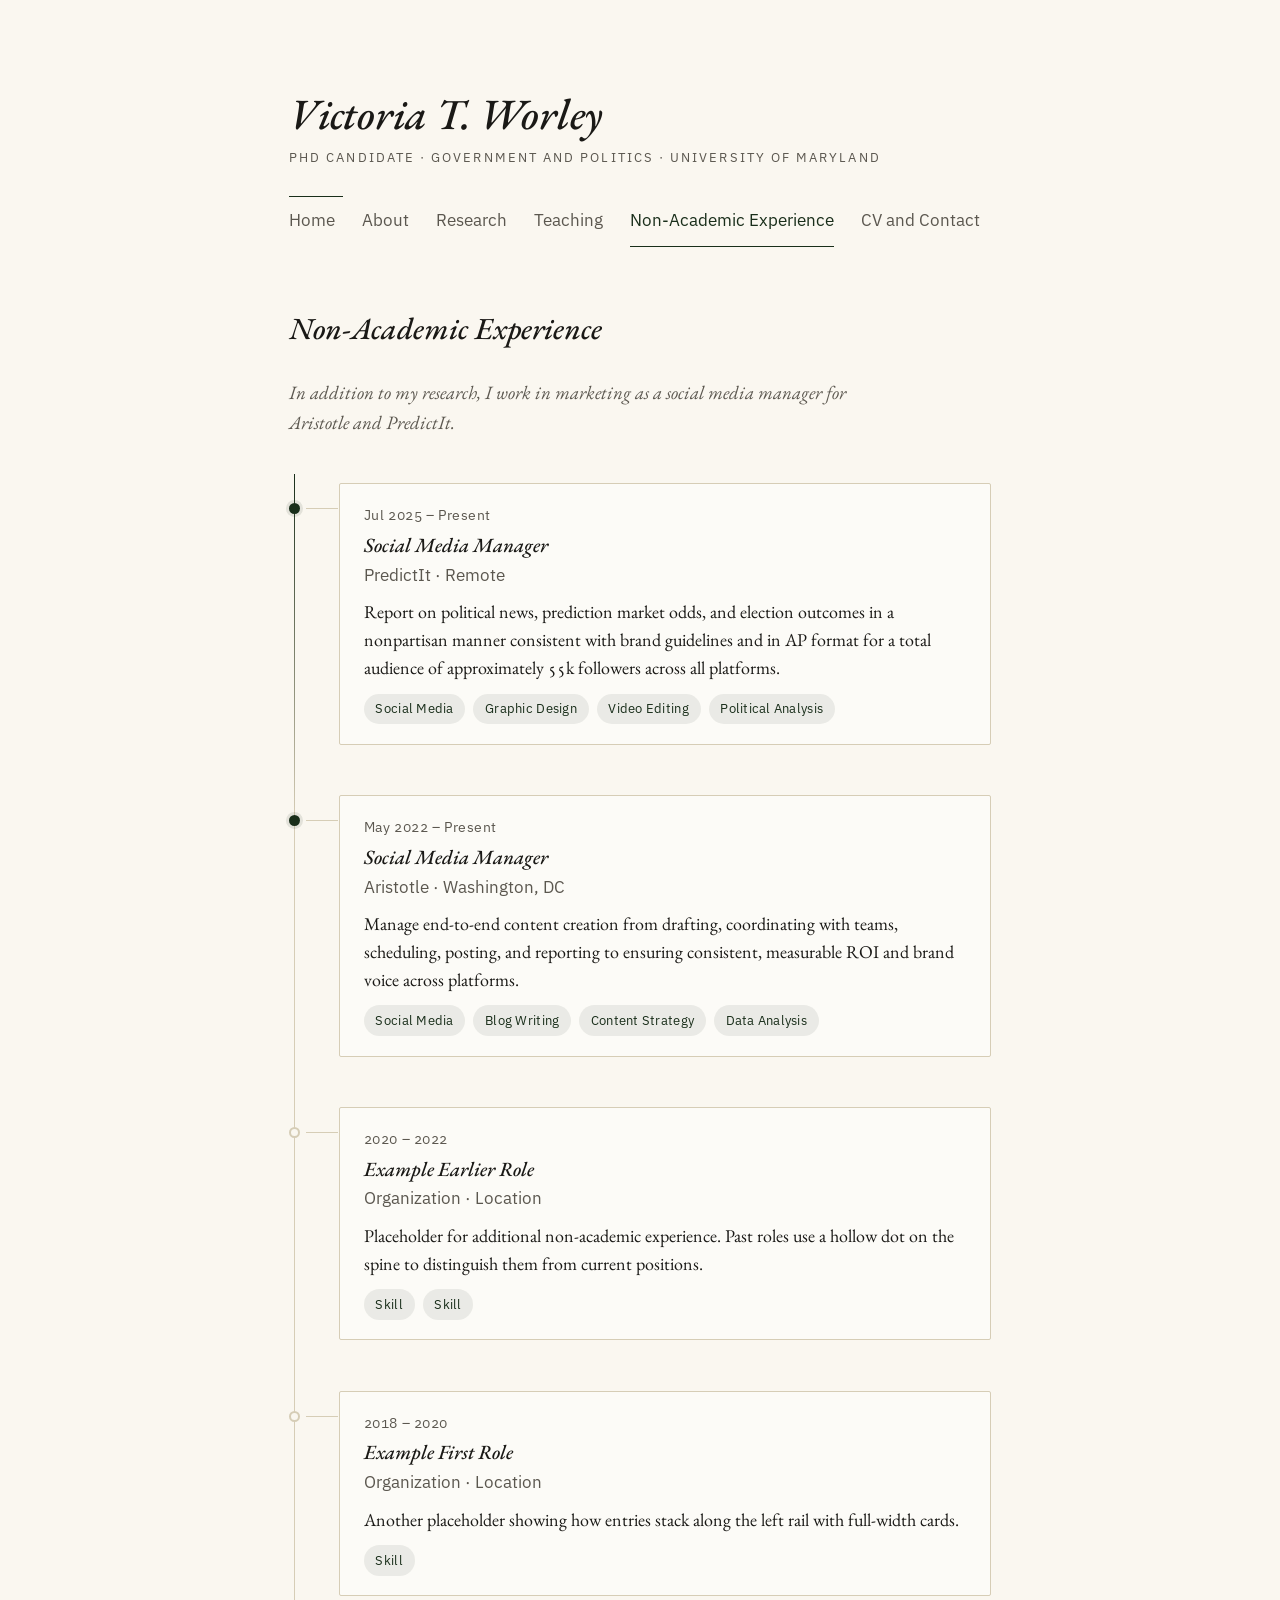
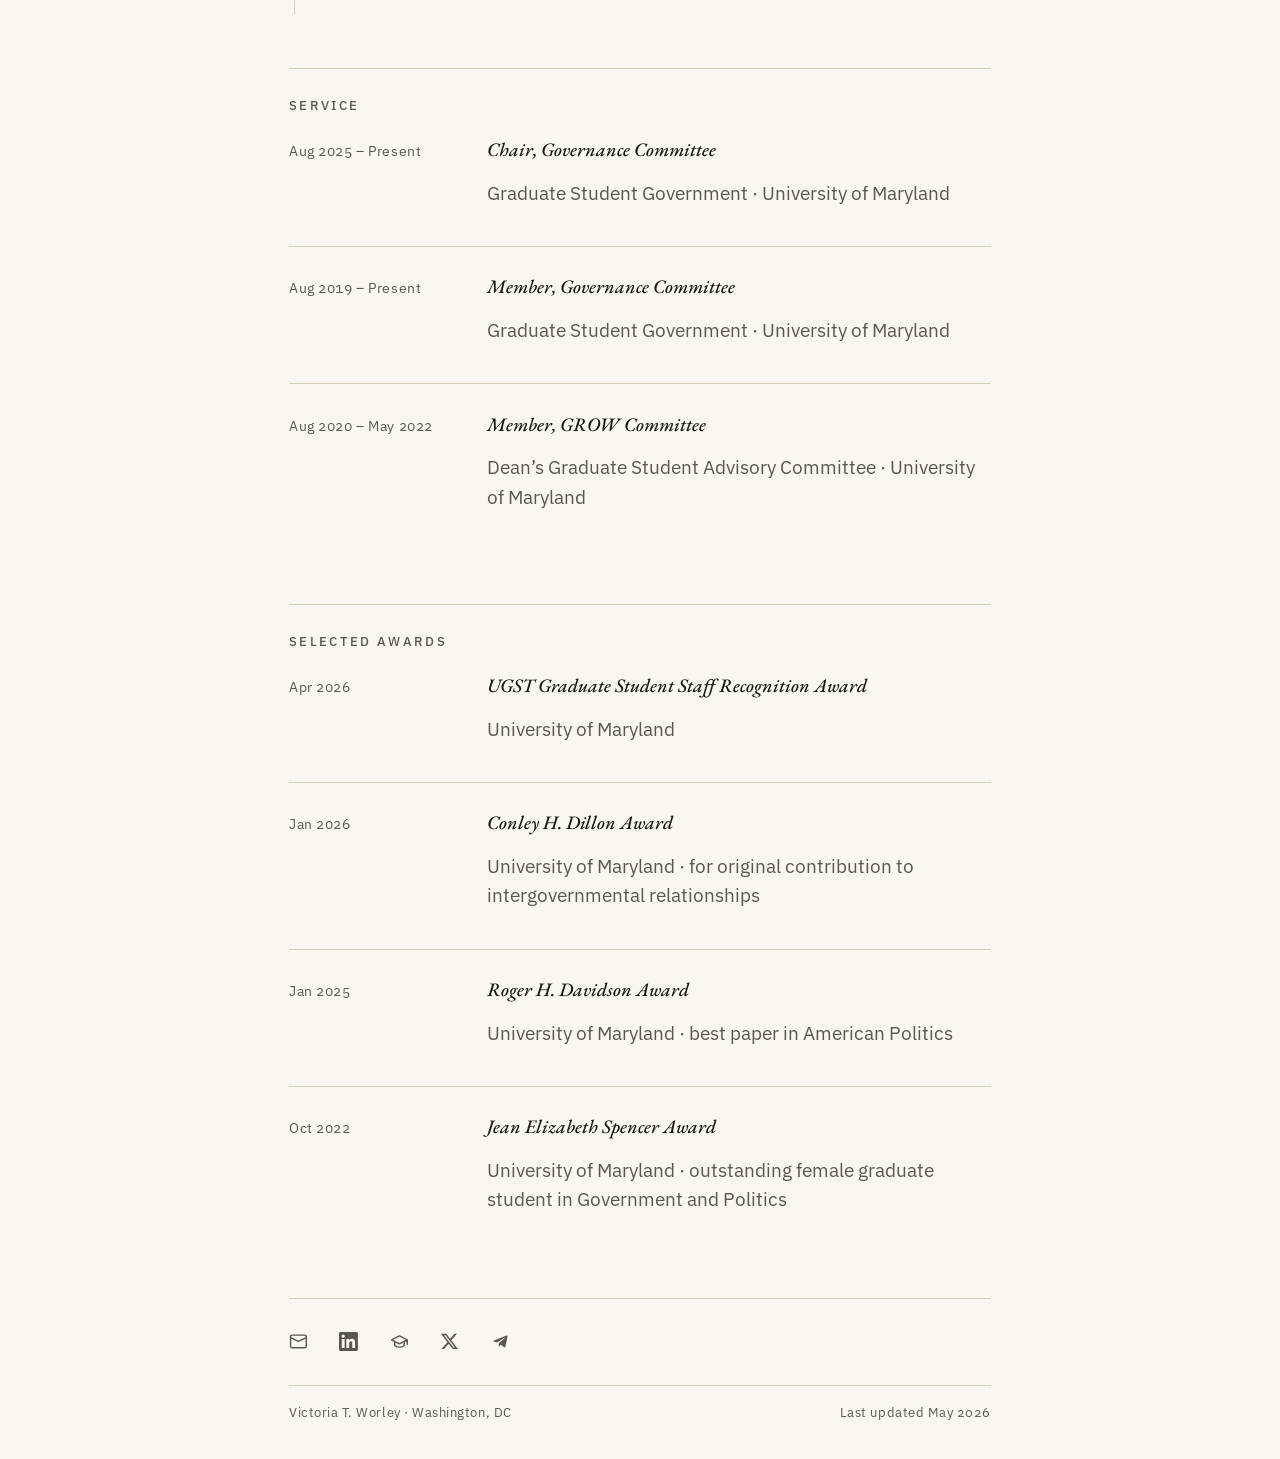
<file: experience.html>
<!doctype html>
<html lang="en">
<head>
  <meta charset="utf-8" />
  <meta name="viewport" content="width=device-width, initial-scale=1" />
  <title>Experience &middot; Victoria T. Worley</title>
  <meta name="description" content="Professional experience of Victoria T. Worley — academic positions, research experience, and service." />
  <link rel="icon" type="image/svg+xml" href="assets/favicon.svg" />
  <link rel="preconnect" href="https://fonts.googleapis.com" />
  <link rel="preconnect" href="https://fonts.gstatic.com" crossorigin />
  <link rel="stylesheet" href="https://fonts.googleapis.com/css2?family=EB+Garamond:ital,wght@0,400;0,500;0,600;1,400;1,500&family=IBM+Plex+Sans:wght@400;500&display=swap" />
  <link rel="stylesheet" href="styles.css" />
</head>
<body>
  <div class="page">

     <header class="masthead">
      <p class="name"><a href="home.html">Victoria T. Worley</a></p>
      <p class="subtitle">PhD Candidate &middot; Government and Politics &middot; University of Maryland</p>
      <hr class="rule" aria-hidden="true" />
      <nav class="primary" aria-label="Primary">
        <ul>
          <li><a href="home.html" >Home</a></li>
          <li class="has-menu">
            <a href="about.html">About</a>
            <ul class="submenu">
              <li><a href="about.html#bio">Bio</a></li>
              <li><a href="about.html#favorites">Favorites</a></li>
			  <li><a href="about.html#music">What I'm Listening To</a></li>
            </ul>
          </li>
          <li class="has-menu">
            <a href="research.html">Research</a>
            <ul class="submenu">
              <li><a href="research.html#dissertation">Dissertation</a></li>
              <li><a href="research.html#papers">Working Papers</a></li>
              <li><a href="research.html#talks">Conference Presentations</a></li>
              <li><a href="research.html#invited">Invited Talks</a></li>
              <li><a href="research.html#interests">Research Interests</a></li>
            </ul>
          </li>
          <li class="has-menu">
            <a href="teaching.html">Teaching</a>
            <ul class="submenu">
              <li><a href="teaching.html#courses">Courses Taught</a></li>
              <li><a href="teaching.html#feedback">Student Feedback</a></li>
              <li><a href="teaching.html#prof-dev">Professional Development</a></li>
            </ul>
          </li>
          <li class="has-menu">
            <a href="experience.html" aria-current="page">Non-Academic Experience</a>
          </li>
           <a href="contact.html">CV and Contact</a>
			 <ul class="submenu">
              <li><a href="contact.html#contact-cv">CV</a></li>
              <li><a href="contact.html#contact-info">Contact</a></li>
            </ul>
        </ul>
      </nav>
    </header>

		
    <main>
      <h1 class="page-title">Non-Academic Experience</h1>
      <p class="page-lede">
        In addition to my research, I work in marketing as a social media manager for Aristotle and PredictIt.
      </p>


 <div class="tl">
 
    <div class="tl-item current">
      <div class="tl-card">
        <div class="tl-when">Jul 2025 – Present</div>
        <div class="tl-role">Social Media Manager</div>
        <div class="tl-org">PredictIt · Remote</div>
        <div class="tl-detail">Report on political news, prediction market odds, and election outcomes in a nonpartisan manner consistent 
                    with brand guidelines and in AP format for a total audience of approximately 55k followers across all platforms.
        </div>
        <ul class="tl-tags">
          <li class="tl-tag">Social Media</li>
          <li class="tl-tag">Graphic Design</li>
          <li class="tl-tag">Video Editing</li>
		  <li class="tl-tag">Political Analysis</li>
        </ul>
      </div>
    </div>
 
    <div class="tl-item current">
      <div class="tl-card">
        <div class="tl-when">May 2022 – Present</div>
        <div class="tl-role">Social Media Manager</div>
        <div class="tl-org">Aristotle · Washington, DC</div>
        <div class="tl-detail">
          Manage end-to-end content creation from drafting, coordinating with teams, scheduling, posting, and reporting to ensuring consistent, measurable ROI and brand voice across platforms.
        </div>
        <ul class="tl-tags">
          <li class="tl-tag">Social Media</li>
          <li class="tl-tag">Blog Writing</li>
          <li class="tl-tag">Content Strategy</li>
		  <li class="tl-tag">Data Analysis</li>
        </ul>
      </div>
    </div>
 
    <div class="tl-item past">
      <div class="tl-card">
        <div class="tl-when">2020 – 2022</div>
        <div class="tl-role">Example Earlier Role</div>
        <div class="tl-org">Organization · Location</div>
        <div class="tl-detail">
          Placeholder for additional non-academic experience. Past roles use a hollow dot on the spine to distinguish them from current positions.
        </div>
        <ul class="tl-tags">
          <li class="tl-tag">Skill</li>
          <li class="tl-tag">Skill</li>
        </ul>
      </div>
    </div>
 
    <div class="tl-item past">
      <div class="tl-card">
        <div class="tl-when">2018 – 2020</div>
        <div class="tl-role">Example First Role</div>
        <div class="tl-org">Organization · Location</div>
        <div class="tl-detail">
          Another placeholder showing how entries stack along the left rail with full-width cards.
        </div>
        <ul class="tl-tags">
          <li class="tl-tag">Skill</li>
        </ul>
      </div>
    </div>
 </div>
 



      <section class="section" id="service">
        <h2>Service</h2>
        <ol class="timeline">
          <li>
            <span class="timeline-when">Aug 2025 &ndash; Present</span>
            <div class="timeline-content">
              <p class="timeline-role">Chair, Governance Committee</p>
              <p class="timeline-org">Graduate Student Government &middot; University of Maryland</p>
            </div>
          </li>
          <li>
            <span class="timeline-when">Aug 2019 &ndash; Present</span>
            <div class="timeline-content">
              <p class="timeline-role">Member, Governance Committee</p>
              <p class="timeline-org">Graduate Student Government &middot; University of Maryland</p>
            </div>
          </li>
          <li>
            <span class="timeline-when">Aug 2020 &ndash; May 2022</span>
            <div class="timeline-content">
              <p class="timeline-role">Member, GROW Committee</p>
              <p class="timeline-org">Dean&rsquo;s Graduate Student Advisory Committee &middot; University of Maryland</p>
            </div>
          </li>
        </ol>
      </section>

      <section class="section" id="awards">
        <h2>Selected awards</h2>
        <ol class="timeline">
          <li>
            <span class="timeline-when">Apr 2026</span>
            <div class="timeline-content">
              <p class="timeline-role">UGST Graduate Student Staff Recognition Award</p>
              <p class="timeline-org">University of Maryland</p>
            </div>
          </li>
          <li>
            <span class="timeline-when">Jan 2026</span>
            <div class="timeline-content">
              <p class="timeline-role">Conley H. Dillon Award</p>
              <p class="timeline-org">University of Maryland &middot; for original contribution to intergovernmental relationships</p>
            </div>
          </li>
          <li>
            <span class="timeline-when">Jan 2025</span>
            <div class="timeline-content">
              <p class="timeline-role">Roger H. Davidson Award</p>
              <p class="timeline-org">University of Maryland &middot; best paper in American Politics</p>
            </div>
          </li>
          <li>
            <span class="timeline-when">Oct 2022</span>
            <div class="timeline-content">
              <p class="timeline-role">Jean Elizabeth Spencer Award</p>
              <p class="timeline-org">University of Maryland &middot; outstanding female graduate student in Government and Politics</p>
            </div>
          </li>
        </ol>
      </section>
    </main>

     <footer class="colophon">
      <ul class="social-icons" aria-label="Contact and Links">
        <li>
          <a href="mailto:vtworley@umd.edu">
            <svg viewBox="0 0 24 24" fill="none" stroke="currentColor" stroke-width="1.8" stroke-linecap="round" stroke-linejoin="round" aria-hidden="true">
              <rect x="2" y="4" width="20" height="16" rx="2"/>
              <path d="m22 7-10 5L2 7"/>
            </svg>
          </a>
        </li>
        <li>
          <a href="https://www.linkedin.com/in/vtworley/" rel="me">
            <svg viewBox="0 0 24 24" fill="currentColor" aria-hidden="true">
              <path d="M20.447 20.452h-3.554v-5.569c0-1.328-.027-3.037-1.852-3.037-1.853 0-2.136 1.445-2.136 2.939v5.667H9.351V9h3.414v1.561h.046c.477-.9 1.637-1.85 3.37-1.85 3.601 0 4.267 2.37 4.267 5.455v6.286zM5.337 7.433a2.062 2.062 0 0 1-2.063-2.065 2.063 2.063 0 1 1 2.063 2.065zm1.782 13.019H3.555V9h3.564v11.452zM22.225 0H1.771C.792 0 0 .774 0 1.729v20.542C0 23.227.792 24 1.771 24h20.451C23.2 24 24 23.227 24 22.271V1.729C24 .774 23.2 0 22.222 0h.003z"/>
            </svg>
          </a>
        </li>
        <li>
          <a href="https://gvpt.umd.edu/gradprofile/worley/victoria">
            <svg viewBox="0 0 24 24" fill="none" stroke="currentColor" stroke-width="1.8" stroke-linecap="round" stroke-linejoin="round" aria-hidden="true">
              <path d="M22 10v6M2 10l10-5 10 5-10 5z"/>
              <path d="M6 12v5c3 3 9 3 12 0v-5"/>
            </svg>
          </a>
        </li>
        <li>
          <a href="https://x.com/victoriatworley">
            <svg viewBox="0 0 24 24" fill="currentColor" aria-hidden="true">
              <path d="M18.244 2.25h3.308l-7.227 8.26 8.502 11.24H16.17l-5.214-6.817L4.99 21.75H1.68l7.73-8.835L1.254 2.25H8.08l4.713 6.231zm-1.161 17.52h1.833L7.084 4.126H5.117z"/>
            </svg>
          </a>
        </li>
        <li>
          <a href="https://t.me/victoriaworley">
            <svg viewBox="0 0 24 24" fill="currentColor" aria-hidden="true">
              <path d="M9.78 18.65l.28-4.23 7.68-6.92c.34-.31-.07-.46-.52-.19L7.74 13.3 3.64 12c-.88-.25-.89-.86.2-1.3l15.97-6.16c.73-.33 1.43.18 1.15 1.3l-2.72 12.81c-.19.91-.74 1.13-1.5.71L12.6 16.3l-1.99 1.93c-.23.23-.42.42-.83.42z"/>
            </svg>
          </a>
        </li>
      </ul>
      <div class="colophon-credit">
        <span>Victoria T. Worley &middot; Washington, DC</span>
        <span>Last updated May 2026</span>
      </div>
    </footer>

  </div>
</body>
</html>
</file>
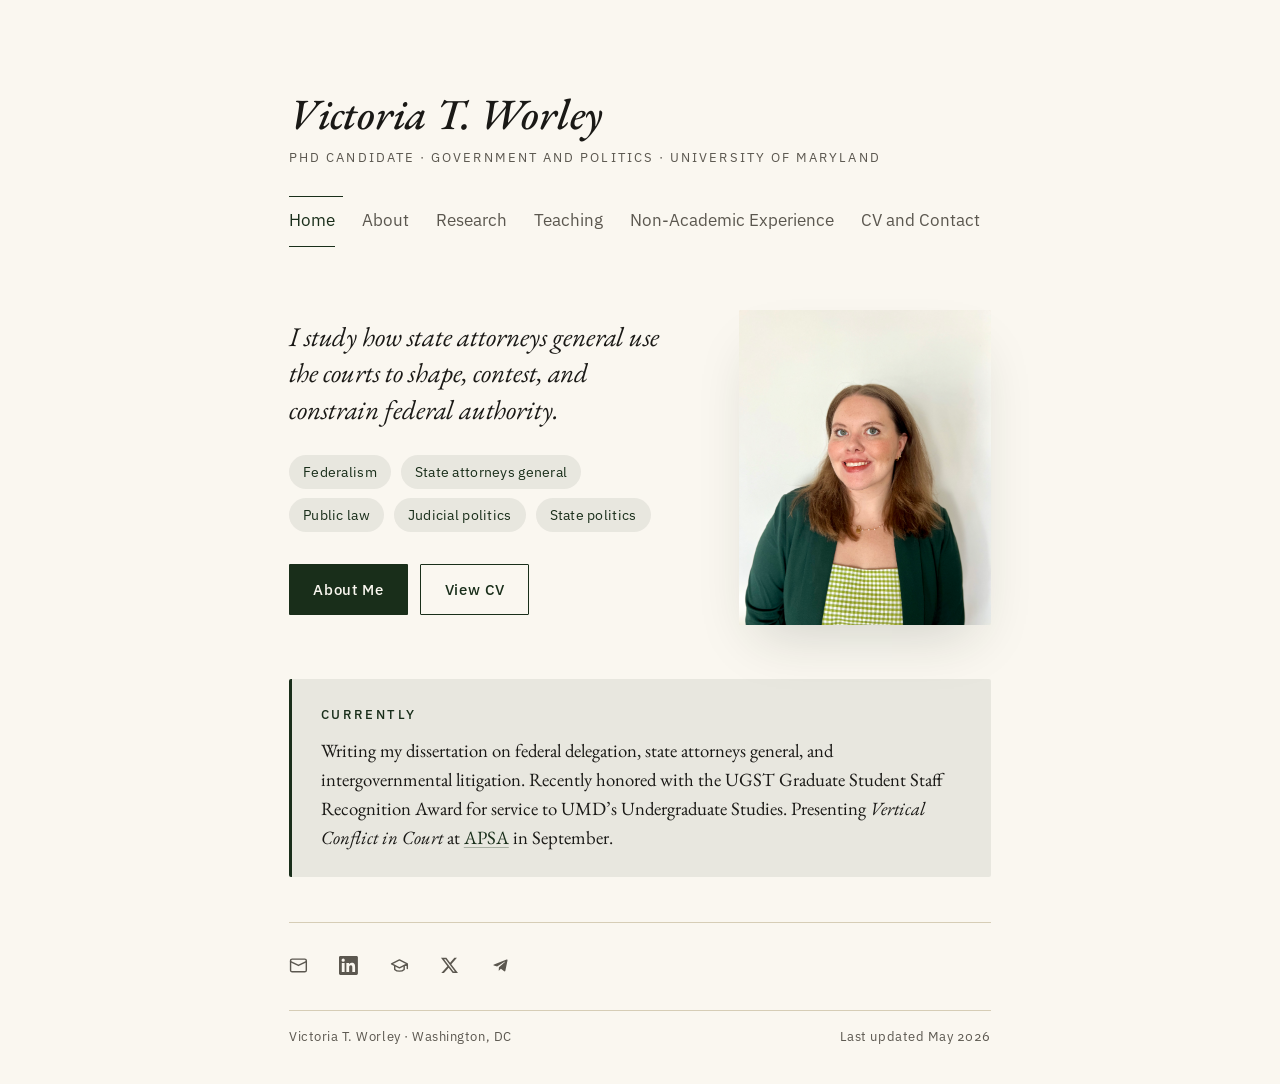
<file: home.html>
<!doctype html>
<html lang="en">
<head>
  <meta charset="utf-8" />
  <meta name="viewport" content="width=device-width, initial-scale=1" />
  <title>Victoria T. Worley</title>
  <meta name="description" content="Victoria T. Worley — PhD candidate in Government and Politics at the University of Maryland, College Park. Federalism, state attorneys general, vertical litigation, public law, judicial politics, state politics." />
  <link rel="icon" type="image/svg+xml" href="assets/favicon.svg" />
  <link rel="preconnect" href="https://fonts.googleapis.com" />
  <link rel="preconnect" href="https://fonts.gstatic.com" crossorigin />
  <link rel="stylesheet" href="https://fonts.googleapis.com/css2?family=EB+Garamond:ital,wght@0,400;0,500;0,600;1,400;1,500&family=IBM+Plex+Sans:wght@400;500&display=swap" />
  <link rel="stylesheet" href="styles.css" />
</head>
<body>
  <div class="page">

        <header class="masthead">
      <p class="name"><a href="home.html">Victoria T. Worley</a></p>
      <p class="subtitle">PhD Candidate &middot; Government and Politics &middot; University of Maryland</p>
      <hr class="rule" aria-hidden="true" />
      <nav class="primary" aria-label="Primary">
        <ul>
          <li><a href="home.html" aria-current="page">Home</a></li>
          <li class="has-menu">
            <a href="about.html">About</a>
            <ul class="submenu">
              <li><a href="about.html#bio">Bio</a></li>
              <li><a href="about.html#favorites">Favorites</a></li>
			  <li><a href="about.html#music">What I'm Listening To</a></li>
            </ul>
          </li>
          <li class="has-menu">
            <a href="research.html">Research</a>
            <ul class="submenu">
              <li><a href="research.html#dissertation">Dissertation</a></li>
              <li><a href="research.html#papers">Working Papers</a></li>
              <li><a href="research.html#talks">Conference Presentations</a></li>
              <li><a href="research.html#invited">Invited Talks</a></li>
              <li><a href="research.html#interests">Research Interests</a></li>
            </ul>
          </li>
          <li class="has-menu">
            <a href="teaching.html">Teaching</a>
            <ul class="submenu">
              <li><a href="teaching.html#courses">Courses Taught</a></li>
              <li><a href="teaching.html#feedback">Student Feedback</a></li>
              <li><a href="teaching.html#prof-dev">Professional Development</a></li>
            </ul>
          </li>
          <li class="has-menu">
            <a href="experience.html">Non-Academic Experience</a>
          </li>
           <li><a href="contact.html">CV and Contact</a>
			 <ul class="submenu">
              <li><a href="contact.html#contact-cv">CV</a></li>
              <li><a href="contact.html#contact-info">Contact</a></li>
            </ul>
        </ul>
      </nav>
    </header>



    <main>
      <section class="hero">
        <div class="hero-text">
          <p class="hero-statement">
            I study how state attorneys general use the courts to shape,
            contest, and constrain federal authority.
          </p>
          <ul class="tags">
            <li>Federalism</li>
            <li>State attorneys general</li>
            <li>Public law</li>
            <li>Judicial politics</li>
            <li>State politics</li>
          </ul>
          <div class="hero-cta">
            <a href="about.html" class="btn btn-primary">About Me</a>
            <a href="cv.html" class="btn btn-secondary">View CV</a>
          </div>
        </div>
        <div class="hero-portrait">
          <img src="assets/portrait.jpeg" alt="Portrait of Victoria T. Worley" width="240" height="300" />
        </div>
      </section>

      <section class="currently" aria-labelledby="currently-heading">
        <h2 id="currently-heading">Currently</h2>
        <p>
          Writing my dissertation on federal delegation, state attorneys general, and intergovernmental litigation. Recently 
          honored with the UGST Graduate Student Staff Recognition Award for service to UMD&rsquo;s Undergraduate Studies.
          Presenting <em>Vertical Conflict in Court</em> at <a href="research.html#talks">APSA</a>
          in September.
        </p>
      </section>
    </main>

     <footer class="colophon">
      <ul class="social-icons" aria-label="Contact and Links">
        <li>
          <a href="mailto:vtworley@umd.edu">
            <svg viewBox="0 0 24 24" fill="none" stroke="currentColor" stroke-width="1.8" stroke-linecap="round" stroke-linejoin="round" aria-hidden="true">
              <rect x="2" y="4" width="20" height="16" rx="2"/>
              <path d="m22 7-10 5L2 7"/>
            </svg>
          </a>
        </li>
        <li>
          <a href="https://www.linkedin.com/in/vtworley/" rel="me">
            <svg viewBox="0 0 24 24" fill="currentColor" aria-hidden="true">
              <path d="M20.447 20.452h-3.554v-5.569c0-1.328-.027-3.037-1.852-3.037-1.853 0-2.136 1.445-2.136 2.939v5.667H9.351V9h3.414v1.561h.046c.477-.9 1.637-1.85 3.37-1.85 3.601 0 4.267 2.37 4.267 5.455v6.286zM5.337 7.433a2.062 2.062 0 0 1-2.063-2.065 2.063 2.063 0 1 1 2.063 2.065zm1.782 13.019H3.555V9h3.564v11.452zM22.225 0H1.771C.792 0 0 .774 0 1.729v20.542C0 23.227.792 24 1.771 24h20.451C23.2 24 24 23.227 24 22.271V1.729C24 .774 23.2 0 22.222 0h.003z"/>
            </svg>
          </a>
        </li>
        <li>
          <a href="https://gvpt.umd.edu/gradprofile/worley/victoria">
            <svg viewBox="0 0 24 24" fill="none" stroke="currentColor" stroke-width="1.8" stroke-linecap="round" stroke-linejoin="round" aria-hidden="true">
              <path d="M22 10v6M2 10l10-5 10 5-10 5z"/>
              <path d="M6 12v5c3 3 9 3 12 0v-5"/>
            </svg>
          </a>
        </li>
        <li>
          <a href="https://x.com/victoriatworley">
            <svg viewBox="0 0 24 24" fill="currentColor" aria-hidden="true">
              <path d="M18.244 2.25h3.308l-7.227 8.26 8.502 11.24H16.17l-5.214-6.817L4.99 21.75H1.68l7.73-8.835L1.254 2.25H8.08l4.713 6.231zm-1.161 17.52h1.833L7.084 4.126H5.117z"/>
            </svg>
          </a>
        </li>
        <li>
          <a href="https://t.me/victoriaworley">
            <svg viewBox="0 0 24 24" fill="currentColor" aria-hidden="true">
              <path d="M9.78 18.65l.28-4.23 7.68-6.92c.34-.31-.07-.46-.52-.19L7.74 13.3 3.64 12c-.88-.25-.89-.86.2-1.3l15.97-6.16c.73-.33 1.43.18 1.15 1.3l-2.72 12.81c-.19.91-.74 1.13-1.5.71L12.6 16.3l-1.99 1.93c-.23.23-.42.42-.83.42z"/>
            </svg>
          </a>
        </li>
      </ul>
      <div class="colophon-credit">
        <span>Victoria T. Worley &middot; Washington, DC</span>
        <span>Last updated May 2026</span>
      </div>
    </footer>

  </div>
</body>
</html>
</file>
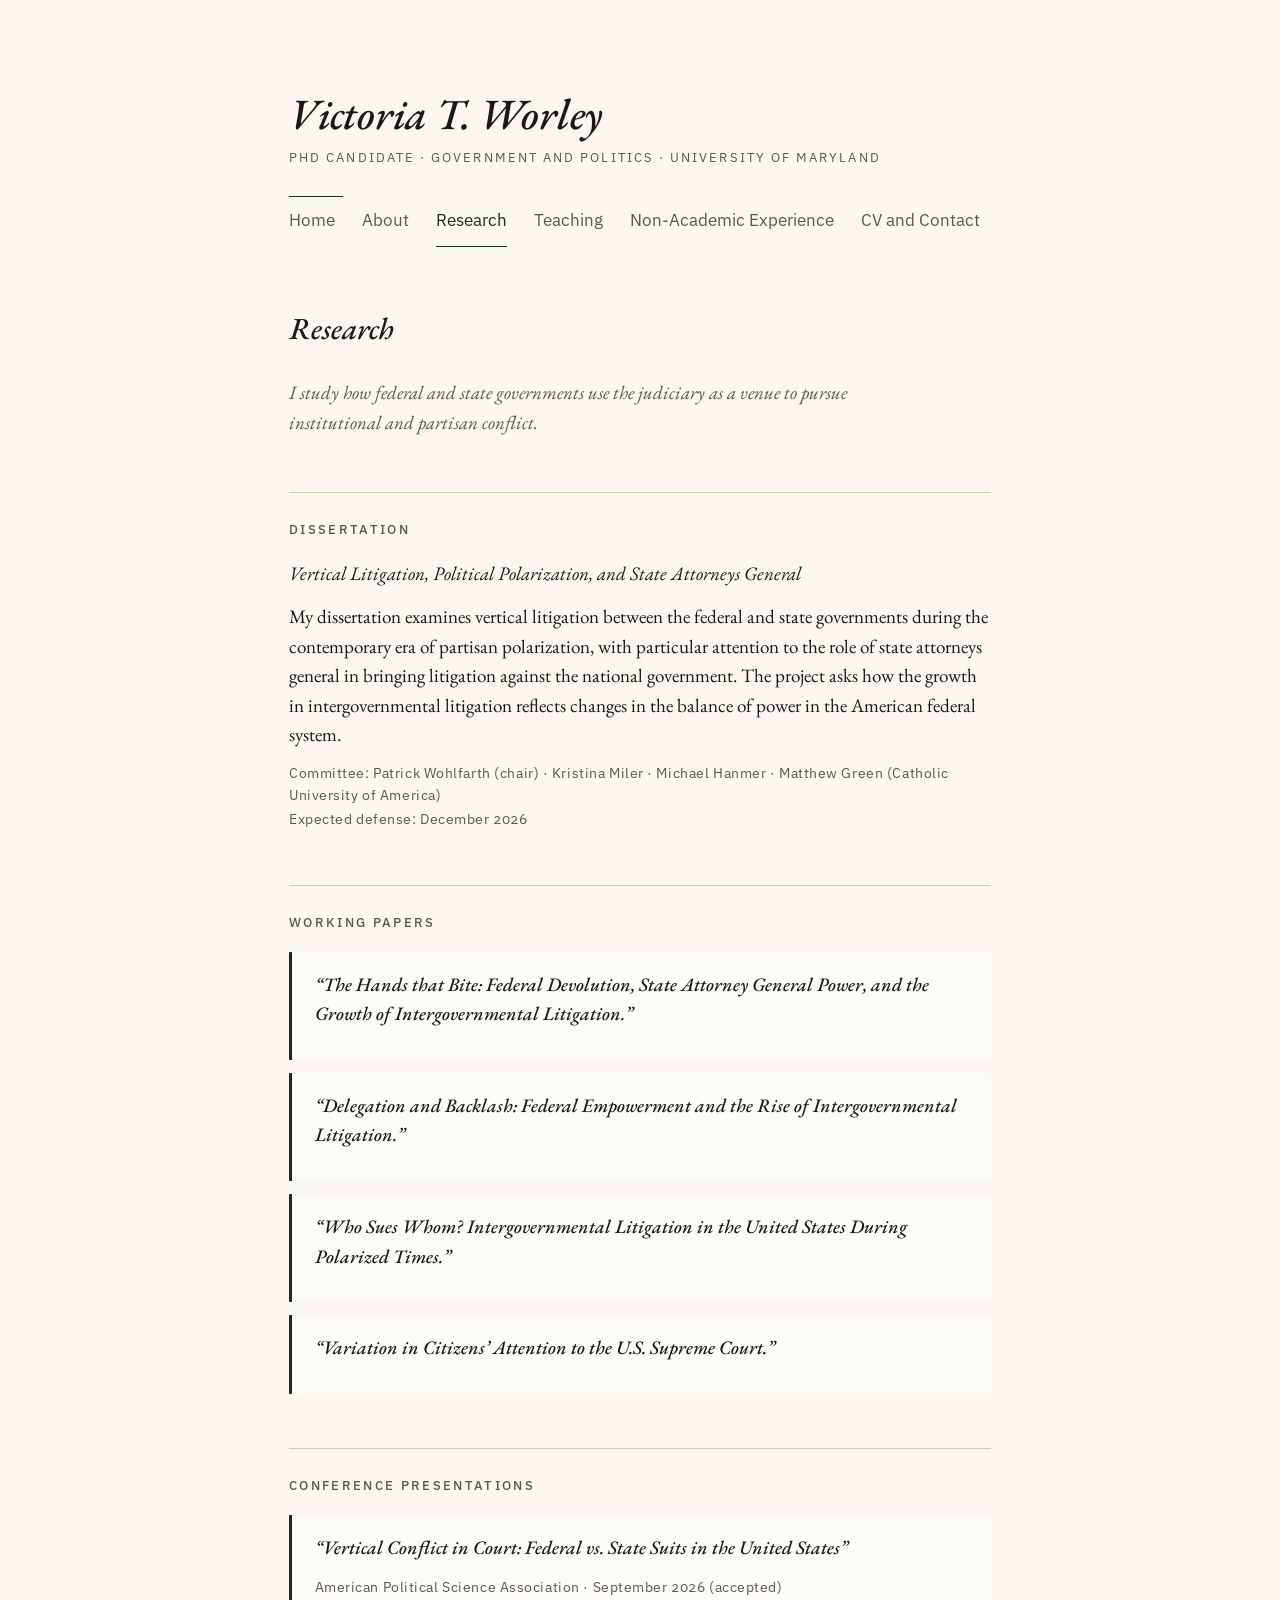
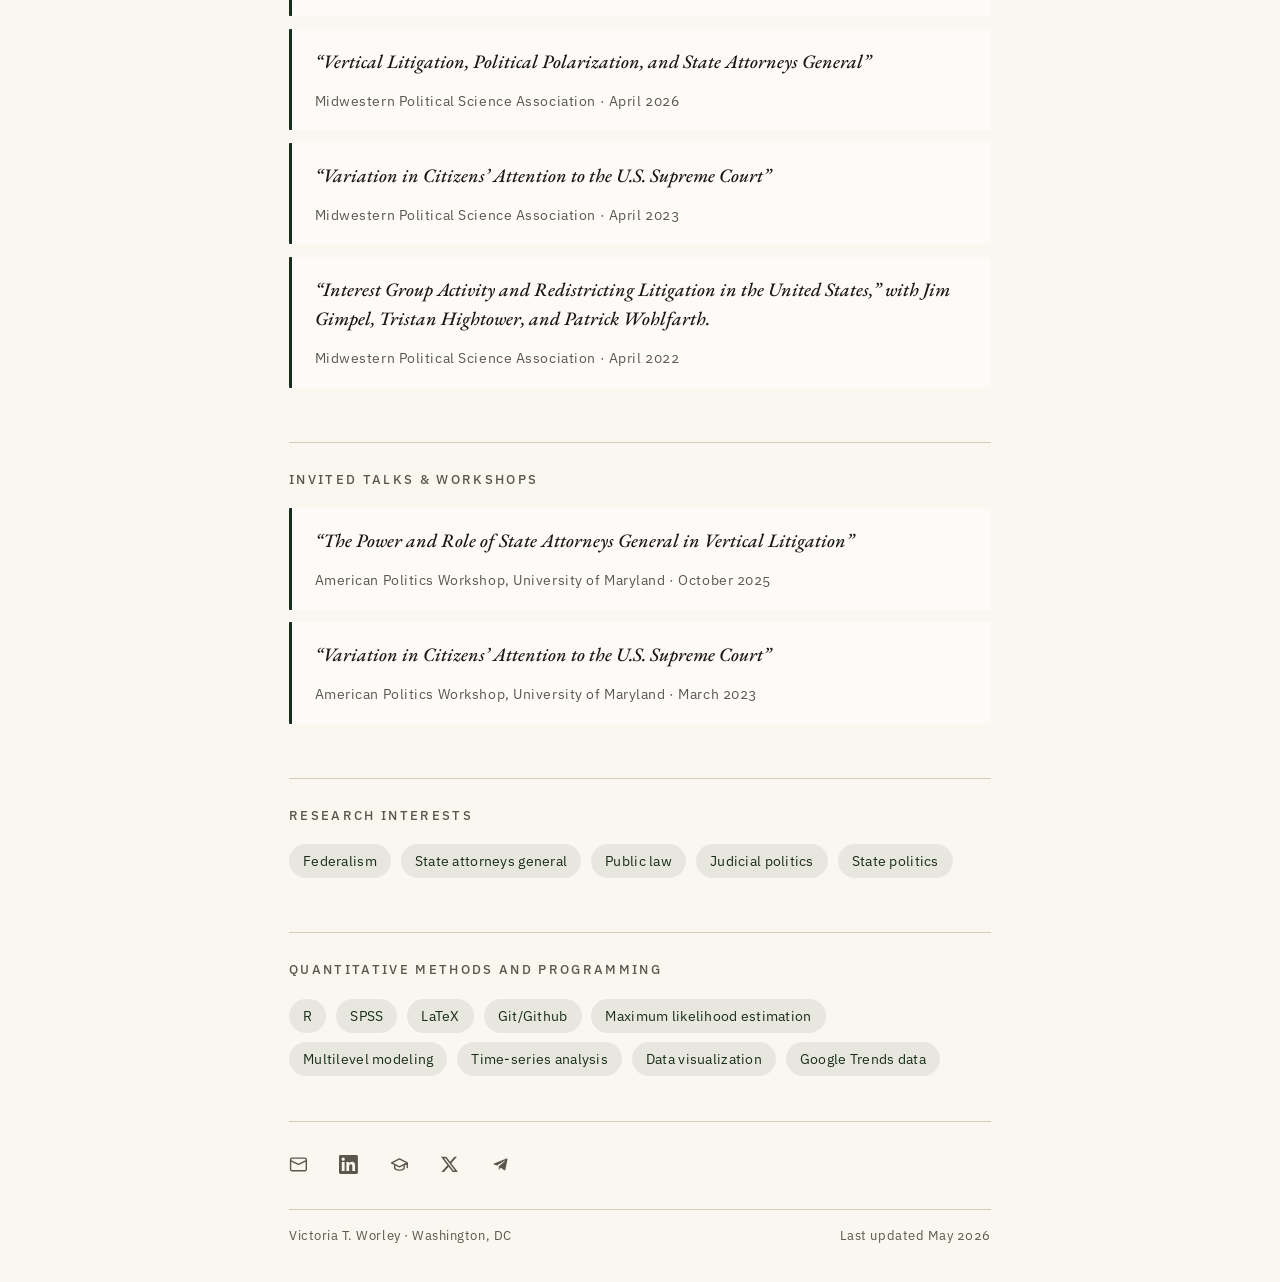
<file: research.html>
<!doctype html>
<html lang="en">
<head>
  <meta charset="utf-8" />
  <meta name="viewport" content="width=device-width, initial-scale=1" />
  <title>Research &middot; Victoria T. Worley</title>
  <meta name="description" content="Research by Victoria T. Worley on federalism, state attorneys general, vertical litigation, public law, judicial politics, and state politics." />
  <link rel="icon" type="image/svg+xml" href="assets/favicon.svg" />
  <link rel="preconnect" href="https://fonts.googleapis.com" />
  <link rel="preconnect" href="https://fonts.gstatic.com" crossorigin />
  <link rel="stylesheet" href="https://fonts.googleapis.com/css2?family=EB+Garamond:ital,wght@0,400;0,500;0,600;1,400;1,500&family=IBM+Plex+Sans:wght@400;500&display=swap" />
  <link rel="stylesheet" href="styles.css" />
</head>
<body>
  <div class="page">

     <header class="masthead">
      <p class="name"><a href="home.html">Victoria T. Worley</a></p>
      <p class="subtitle">PhD Candidate &middot; Government and Politics &middot; University of Maryland</p>
      <hr class="rule" aria-hidden="true" />
      <nav class="primary" aria-label="Primary">
        <ul>
          <li><a href="home.html">Home</a></li>
          <li class="has-menu">
            <a href="about.html">About</a>
            <ul class="submenu">
              <li><a href="about.html#bio">Bio</a></li>
              <li><a href="about.html#favorites">Favorites</a></li>
			  <li><a href="about.html#music">What I'm Listening To</a></li>
            </ul>
          </li>
          <li class="has-menu">
            <a href="research.html" aria-current="page">Research</a>
            <ul class="submenu">
              <li><a href="research.html#dissertation">Dissertation</a></li>
              <li><a href="research.html#papers">Working Papers</a></li>
              <li><a href="research.html#talks">Conference Presentations</a></li>
              <li><a href="research.html#invited">Invited Talks</a></li>
              <li><a href="research.html#interests">Research Interests</a></li>
            </ul>
          </li>
          <li class="has-menu">
            <a href="teaching.html">Teaching</a>
            <ul class="submenu">
              <li><a href="teaching.html#courses">Courses Taught</a></li>
              <li><a href="teaching.html#feedback">Student Feedback</a></li>
              <li><a href="teaching.html#prof-dev">Professional Development</a></li>
            </ul>
          </li>
          <li class="has-menu">
            <a href="experience.html">Non-Academic Experience</a>
          </li>
           <li><a href="contact.html">CV and Contact</a>
			 <ul class="submenu">
              <li><a href="contact.html#contact-cv">CV</a></li>
              <li><a href="contact.html#contact-info">Contact</a></li>
            </ul>
        </ul>
      </nav>
    </header>


    

    <main>
      <h1 class="page-title">Research</h1>
      <p class="page-lede">
        I study how federal and state governments use the judiciary as a venue to pursue institutional and partisan conflict.
      </p>

      <section class="section" id="dissertation">
        <h2>Dissertation</h2>
        <p><em>Vertical Litigation, Political Polarization, and State Attorneys General</em></p>
        <p>
          My dissertation examines vertical litigation between the federal
          and state governments during the contemporary era of partisan
          polarization, with particular attention to the role of state attorneys
          general in bringing litigation against the national government. The project asks how the growth in
          intergovernmental litigation reflects changes in the 
          balance of power in the American federal system.
        </p>
        <p>
          <span class="meta">Committee: Patrick Wohlfarth (chair) &middot; Kristina Miler &middot; Michael Hanmer &middot; Matthew Green (Catholic University of America)</span>
          <span class="meta">Expected defense: December 2026</span>
        </p>
      </section>

      <section class="section" id="papers">
        <h2>Working papers</h2>
        <ul class="card-list">
          <li class="card">
            <p class="card-title">&ldquo;The Hands that Bite: Federal Devolution, State Attorney General Power, and the Growth of Intergovernmental Litigation.&rdquo;</p>
          </li>
          <li class="card">
            <p class="card-title">&ldquo;Delegation and Backlash: Federal Empowerment and the Rise of Intergovernmental Litigation.&rdquo;</p>
          </li>
          <li class="card">
            <p class="card-title">&ldquo;Who Sues Whom? Intergovernmental Litigation in the United States During Polarized Times.&rdquo;</p>
          </li>
          <li class="card">
            <p class="card-title">&ldquo;Variation in Citizens&rsquo; Attention to the U.S. Supreme Court.&rdquo;</p>
          </li>
        </ul>
      </section>

      <section class="section" id="talks">
        <h2>Conference Presentations</h2>
        <ul class="card-list">
          <li class="card">
            <p class="card-title">&ldquo;Vertical Conflict in Court: Federal vs. State Suits in the United States&rdquo;</p>
            <span class="card-meta">American Political Science Association &middot; September 2026 (accepted)</span>
          </li>
          <li class="card">
            <p class="card-title">&ldquo;Vertical Litigation, Political Polarization, and State Attorneys General&rdquo;</p>
            <span class="card-meta">Midwestern Political Science Association &middot; April 2026</span>
          </li>
          <li class="card">
            <p class="card-title">&ldquo;Variation in Citizens&rsquo; Attention to the U.S. Supreme Court&rdquo;</p>
            <span class="card-meta">Midwestern Political Science Association &middot; April 2023</span>
          </li>
          <li class="card">
            <p class="card-title">&ldquo;Interest Group Activity and Redistricting Litigation in the United States,&rdquo; with Jim Gimpel, Tristan Hightower, and Patrick Wohlfarth.</p>
            <span class="card-meta">Midwestern Political Science Association &middot; April 2022</span>
          </li>
        </ul>
      </section>

      <section class="section" id="invited">
        <h2>Invited talks &amp; Workshops</h2>
        <ul class="card-list">
          <li class="card">
            <p class="card-title">&ldquo;The Power and Role of State Attorneys General in Vertical Litigation&rdquo;</p>
            <span class="card-meta">American Politics Workshop, University of Maryland &middot; October 2025</span>
          </li>
          <li class="card">
            <p class="card-title">&ldquo;Variation in Citizens&rsquo; Attention to the U.S. Supreme Court&rdquo;</p>
            <span class="card-meta">American Politics Workshop, University of Maryland &middot; March 2023</span>
          </li>
        </ul>
      </section>

      <section class="section" id="interests">
        <h2>Research Interests</h2>
        <ul class="tags">
          <li>Federalism</li>
          <li>State attorneys general</li>
          <li>Public law</li>
          <li>Judicial politics</li>
          <li>State politics</li>
        </ul>
      </section>

	<section class="section" id="skills">
        <h2>Quantitative Methods and Programming</h2>
        <ul class="tags">
          <li>R</li>
          <li>SPSS</li>
          <li>LaTeX</li>
		<li>Git/Github</li>
          <li>Maximum likelihood estimation</li>
          <li>Multilevel modeling</li>
		  <li>Time-series analysis</li>
			<li>Data visualization</li>
		  <li>Google Trends data</li>
        </ul>
      </section>
		
    </main>

    <footer class="colophon">
      <ul class="social-icons" aria-label="Contact and Links">
        <li>
          <a href="mailto:vtworley@umd.edu">
            <svg viewBox="0 0 24 24" fill="none" stroke="currentColor" stroke-width="1.8" stroke-linecap="round" stroke-linejoin="round" aria-hidden="true">
              <rect x="2" y="4" width="20" height="16" rx="2"/>
              <path d="m22 7-10 5L2 7"/>
            </svg>
          </a>
        </li>
        <li>
          <a href="https://www.linkedin.com/in/vtworley/" rel="me">
            <svg viewBox="0 0 24 24" fill="currentColor" aria-hidden="true">
              <path d="M20.447 20.452h-3.554v-5.569c0-1.328-.027-3.037-1.852-3.037-1.853 0-2.136 1.445-2.136 2.939v5.667H9.351V9h3.414v1.561h.046c.477-.9 1.637-1.85 3.37-1.85 3.601 0 4.267 2.37 4.267 5.455v6.286zM5.337 7.433a2.062 2.062 0 0 1-2.063-2.065 2.063 2.063 0 1 1 2.063 2.065zm1.782 13.019H3.555V9h3.564v11.452zM22.225 0H1.771C.792 0 0 .774 0 1.729v20.542C0 23.227.792 24 1.771 24h20.451C23.2 24 24 23.227 24 22.271V1.729C24 .774 23.2 0 22.222 0h.003z"/>
            </svg>
          </a>
        </li>
        <li>
          <a href="https://gvpt.umd.edu/gradprofile/worley/victoria">
            <svg viewBox="0 0 24 24" fill="none" stroke="currentColor" stroke-width="1.8" stroke-linecap="round" stroke-linejoin="round" aria-hidden="true">
              <path d="M22 10v6M2 10l10-5 10 5-10 5z"/>
              <path d="M6 12v5c3 3 9 3 12 0v-5"/>
            </svg>
          </a>
        </li>
        <li>
          <a href="https://x.com/victoriatworley">
            <svg viewBox="0 0 24 24" fill="currentColor" aria-hidden="true">
              <path d="M18.244 2.25h3.308l-7.227 8.26 8.502 11.24H16.17l-5.214-6.817L4.99 21.75H1.68l7.73-8.835L1.254 2.25H8.08l4.713 6.231zm-1.161 17.52h1.833L7.084 4.126H5.117z"/>
            </svg>
          </a>
        </li>
        <li>
          <a href="https://t.me/victoriaworley">
            <svg viewBox="0 0 24 24" fill="currentColor" aria-hidden="true">
              <path d="M9.78 18.65l.28-4.23 7.68-6.92c.34-.31-.07-.46-.52-.19L7.74 13.3 3.64 12c-.88-.25-.89-.86.2-1.3l15.97-6.16c.73-.33 1.43.18 1.15 1.3l-2.72 12.81c-.19.91-.74 1.13-1.5.71L12.6 16.3l-1.99 1.93c-.23.23-.42.42-.83.42z"/>
            </svg>
          </a>
        </li>
      </ul>
      <div class="colophon-credit">
        <span>Victoria T. Worley &middot; Washington, DC</span>
        <span>Last updated May 2026</span>
      </div>
    </footer>

  </div>
</body>
</html>
</file>
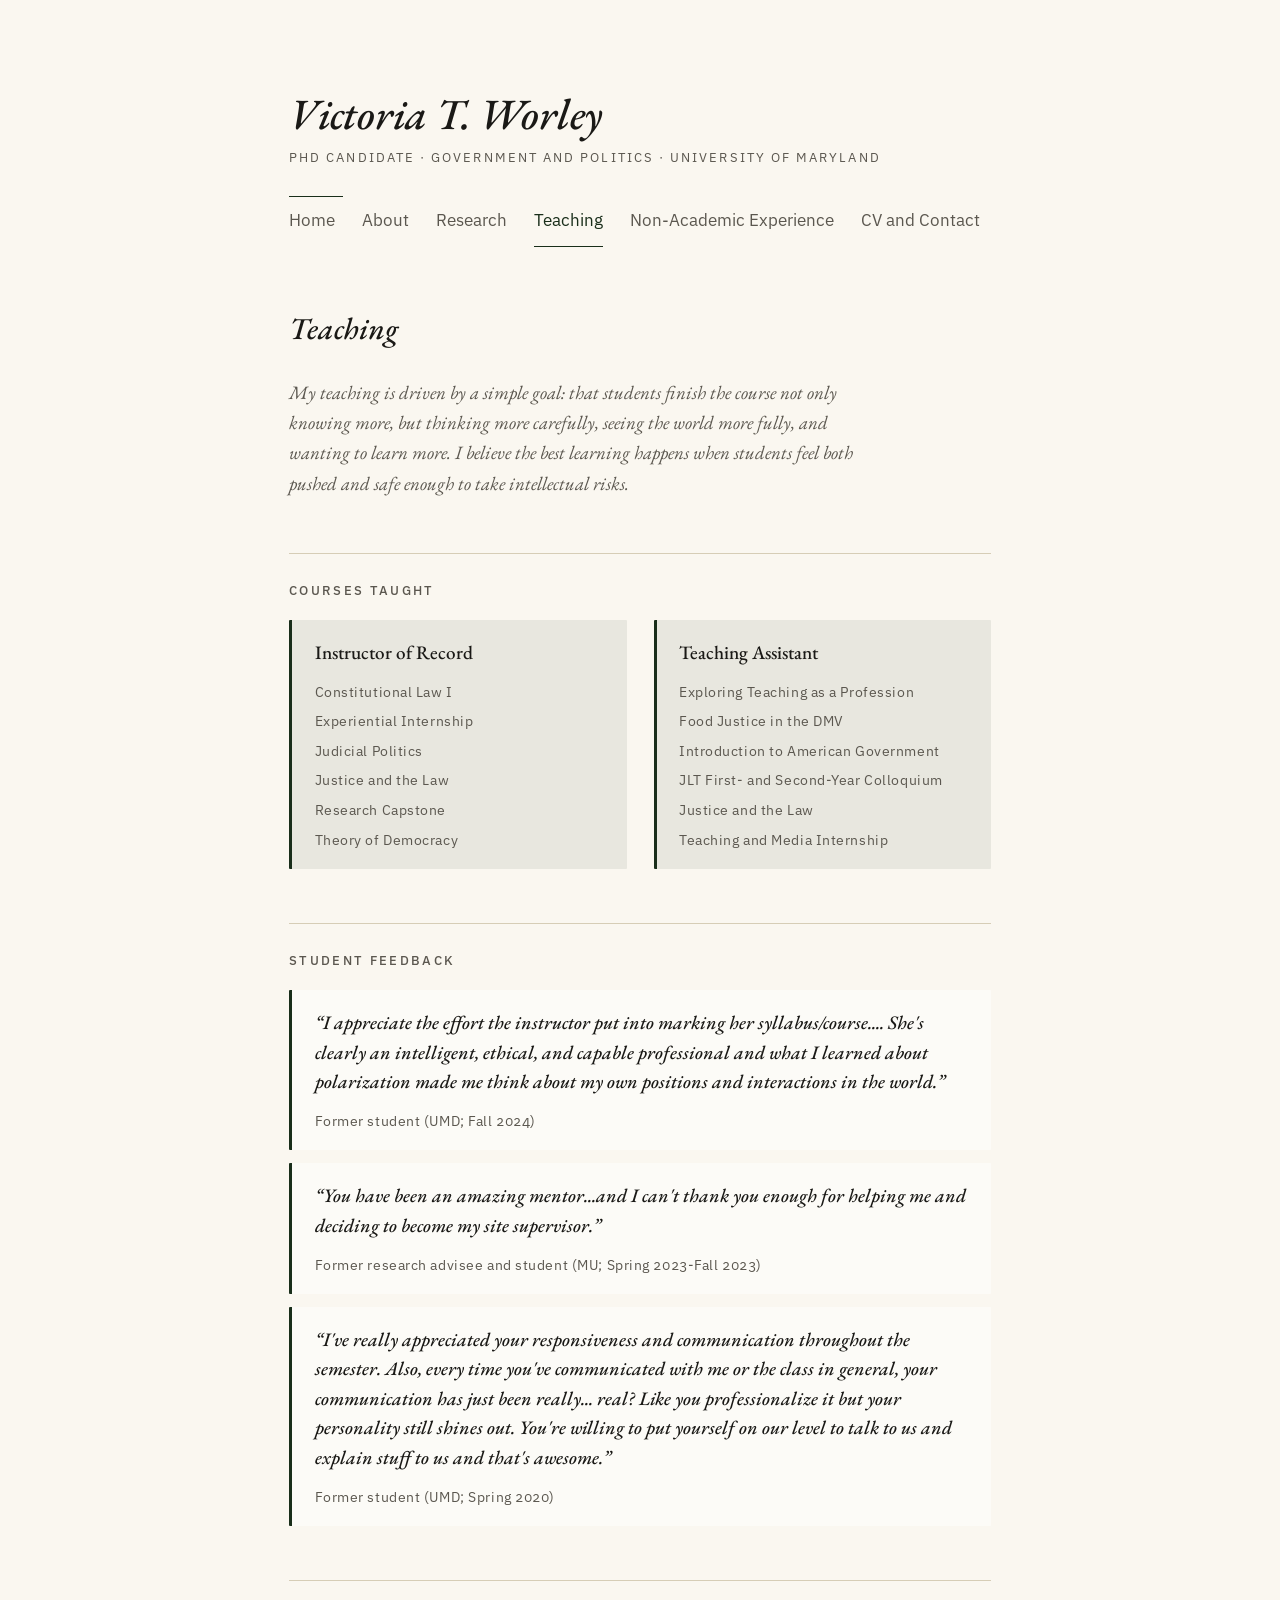
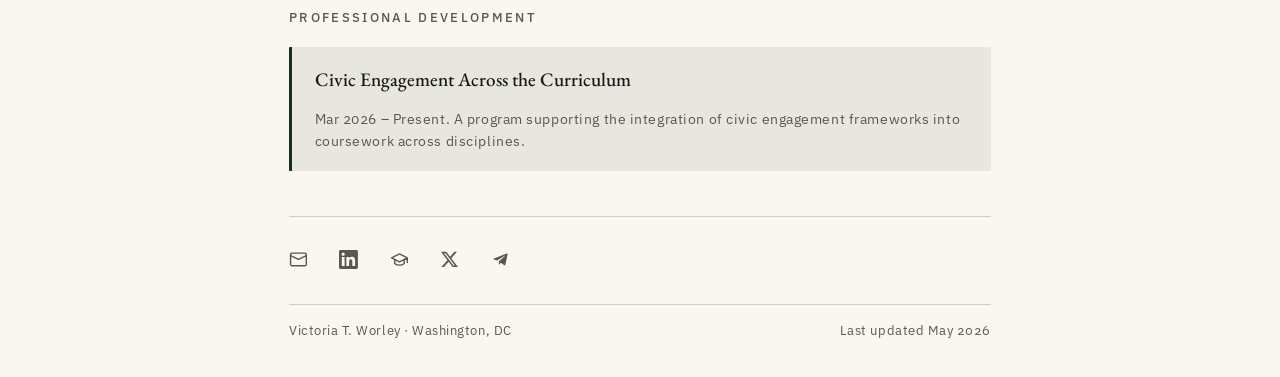
<file: teaching.html>
<!doctype html>
<html lang="en">
<head>
  <meta charset="utf-8" />
  <meta name="viewport" content="width=device-width, initial-scale=1" />
  <title>Teaching &middot; Victoria T. Worley</title>
  <meta name="description" content="Courses taught and teaching experience of Victoria T. Worley at the University of Maryland and Marymount University." />
  <link rel="icon" type="image/svg+xml" href="assets/favicon.svg" />
  <link rel="preconnect" href="https://fonts.googleapis.com" />
  <link rel="preconnect" href="https://fonts.gstatic.com" crossorigin />
  <link rel="stylesheet" href="https://fonts.googleapis.com/css2?family=EB+Garamond:ital,wght@0,400;0,500;0,600;1,400;1,500&family=IBM+Plex+Sans:wght@400;500&display=swap" />
  <link rel="stylesheet" href="styles.css" />
</head>
<body>
  <div class="page">

	 <header class="masthead">
      <p class="name"><a href="home.html">Victoria T. Worley</a></p>
      <p class="subtitle">PhD Candidate &middot; Government and Politics &middot; University of Maryland</p>
      <hr class="rule" aria-hidden="true" />
      <nav class="primary" aria-label="Primary">
        <ul>
          <li><a href="home.html">Home</a></li>
          <li class="has-menu">
            <a href="about.html">About</a>
            <ul class="submenu">
              <li><a href="about.html#bio">Bio</a></li>
              <li><a href="about.html#favorites">Favorites</a></li>
			  <li><a href="about.html#music">What I'm Listening To</a></li>
            </ul>
          </li>
          <li class="has-menu">
            <a href="research.html">Research</a>
            <ul class="submenu">
              <li><a href="research.html#dissertation">Dissertation</a></li>
              <li><a href="research.html#papers">Working Papers</a></li>
              <li><a href="research.html#talks">Conference Presentations</a></li>
              <li><a href="research.html#invited">Invited Talks</a></li>
              <li><a href="research.html#interests">Research Interests</a></li>
            </ul>
          </li>
          <li class="has-menu">
            <a href="teaching.html" aria-current="page">Teaching</a>
            <ul class="submenu">
              <li><a href="teaching.html#courses">Courses Taught</a></li>
              <li><a href="teaching.html#feedback">Student Feedback</a></li>
              <li><a href="teaching.html#prof-dev">Professional Development</a></li>
            </ul>
          </li>
          <li class="has-menu">
            <a href="experience.html">Non-Academic Experience</a>
          </li>
           <li><a href="contact.html">CV and Contact</a>
			 <ul class="submenu">
              <li><a href="contact.html#contact-cv">CV</a></li>
              <li><a href="contact.html#contact-info">Contact</a></li>
            </ul>
        </ul>
      </nav>
    </header>

	   <main>
  <h1 class="page-title">Teaching</h1>
  <p class="page-lede">
    My teaching is driven by a simple goal: that students finish the course not only knowing more, but thinking more carefully, seeing the world more fully, and wanting to learn more. 
	  I believe the best learning happens when students feel both pushed and safe enough to take intellectual risks.
  </p>



<section class="section" id="courses">
	<h2>Courses Taught</h2>
<div class="card-t-columns">
  <ul class="card-t-list">
    <li class="card-t">
      <p class="card-t-title">Instructor of Record</p>
     	<span class="card-t-meta"> Constitutional Law I</span>
		<span class="card-t-meta"> Experiential Internship</span>
		<span class="card-t-meta"> Judicial Politics</span>
		<span class="card-t-meta"> Justice and the Law</span>
		<span class="card-t-meta"> Research Capstone</span>
		<span class="card-t-meta"> Theory of Democracy</span>
    </li>
  </ul>

  <ul class="card-t-list">
    <li class="card-t">
      <p class="card-t-title">Teaching Assistant</p>
      <span class="card-t-meta"> Exploring Teaching as a Profession</span>
	  <span class="card-t-meta"> Food Justice in the DMV</span>
	  <span class="card-t-meta"> Introduction to American Government</span>
		<span class="card-t-meta"> JLT First- and Second-Year Colloquium</span>
		<span class="card-t-meta"> Justice and the Law</span>
		<span class="card-t-meta"> Teaching and Media Internship</span>
    </li>
  </ul>
</div>
		


 <section class="section" id="feedback">
        <h2>Student Feedback</h2>
        <ul class="card-list">
          <li class="card">
            <p class="card-title">&ldquo;I appreciate the effort the instructor put into marking her syllabus/course.... She's
				clearly an intelligent, ethical, and capable professional and what I learned about polarization made me think about my
				own positions and interactions in the world.&rdquo;</p>
            <span class="card-meta">Former student (UMD; Fall 2024)</span>
          </li>
          <li class="card">
            <p class="card-title">&ldquo;You have been an amazing mentor...and I can't thank you enough for helping me and deciding to 
				become my site supervisor.&rdquo;</p>
            <span class="card-meta">Former research advisee and student (MU; Spring 2023-Fall 2023)</span>
          </li>
		<li class="card">
        	<p class="card-title">&ldquo;I've really appreciated your responsiveness and communication throughout the semester. 
				Also, every time you've communicated with me or the class in general, your communication has just been really... real? 
				Like you professionalize it but your personality still shines out. You're willing to put yourself on our level to talk 
				to us and explain stuff to us and that's awesome.&rdquo;</p>
            <span class="card-meta">Former student (UMD; Spring 2020)</span>
          </li>
        </ul>
      </section>

<section class="section" id="prof-dev">
        <h2>Professional Development</h2>
        <ul class="card-t-list">
          <li class="card-t">
            <p class="card-t-title">Civic Engagement Across the Curriculum</p>
			<span class="card-t-meta"> Mar 2026 &ndash; Present. A program supporting the integration of civic engagement frameworks into coursework across disciplines.</span>
          </li>
        </ul>
      </section>

    

       

     


    <footer class="colophon">
      <ul class="social-icons" aria-label="Contact and links">
        <li>
          <a href="mailto:vtworley@umd.edu">
            <svg viewBox="0 0 24 24" fill="none" stroke="currentColor" stroke-width="1.8" stroke-linecap="round" stroke-linejoin="round" aria-hidden="true">
              <rect x="2" y="4" width="20" height="16" rx="2"/>
              <path d="m22 7-10 5L2 7"/>
            </svg>
          </a>
        </li>
        <li>
          <a href="https://www.linkedin.com/in/vtworley/" rel="me">
            <svg viewBox="0 0 24 24" fill="currentColor" aria-hidden="true">
              <path d="M20.447 20.452h-3.554v-5.569c0-1.328-.027-3.037-1.852-3.037-1.853 0-2.136 1.445-2.136 2.939v5.667H9.351V9h3.414v1.561h.046c.477-.9 1.637-1.85 3.37-1.85 3.601 0 4.267 2.37 4.267 5.455v6.286zM5.337 7.433a2.062 2.062 0 0 1-2.063-2.065 2.063 2.063 0 1 1 2.063 2.065zm1.782 13.019H3.555V9h3.564v11.452zM22.225 0H1.771C.792 0 0 .774 0 1.729v20.542C0 23.227.792 24 1.771 24h20.451C23.2 24 24 23.227 24 22.271V1.729C24 .774 23.2 0 22.222 0h.003z"/>
			</svg>
          </a>
        </li>
        <li>
          <a href="https://gvpt.umd.edu/gradprofile/worley/victoria">
            <svg viewBox="0 0 24 24" fill="none" stroke="currentColor" stroke-width="1.8" stroke-linecap="round" stroke-linejoin="round" aria-hidden="true">
              <path d="M22 10v6M2 10l10-5 10 5-10 5z"/>
              <path d="M6 12v5c3 3 9 3 12 0v-5"/>
            </svg>
          </a>
        </li>
        <li>
          <a href="https://x.com/victoriatworley">
            <svg viewBox="0 0 24 24" fill="currentColor" aria-hidden="true">
              <path d="M18.244 2.25h3.308l-7.227 8.26 8.502 11.24H16.17l-5.214-6.817L4.99 21.75H1.68l7.73-8.835L1.254 2.25H8.08l4.713 6.231zm-1.161 17.52h1.833L7.084 4.126H5.117z"/>
            </svg>
          </a>
        </li>
        <li>
          <a href="https://t.me/victoriaworley">
            <svg viewBox="0 0 24 24" fill="currentColor" aria-hidden="true">
              <path d="M9.78 18.65l.28-4.23 7.68-6.92c.34-.31-.07-.46-.52-.19L7.74 13.3 3.64 12c-.88-.25-.89-.86.2-1.3l15.97-6.16c.73-.33 1.43.18 1.15 1.3l-2.72 12.81c-.19.91-.74 1.13-1.5.71L12.6 16.3l-1.99 1.93c-.23.23-.42.42-.83.42z"/>
            </svg>
          </a>
        </li>
      </ul>
      <div class="colophon-credit">
        <span>Victoria T. Worley &middot; Washington, DC</span>
        <span>Last updated May 2026</span>
      </div>
    </footer>

  </div>
</body>
</html>
</file>
<file: styles.css>
/* =============================================================
   Victoria T. Worley — personal site
   Plain HTML + CSS, no build step.
   ============================================================= */

/* Tokens ------------------------------------------------------- */
:root {
  --ink:         #1a1916;
  --ink-soft:    #5b574f;
  --paper:       #faf7f0;
  --paper-deep:  #f1ead8;
  --rule:        #d6cdb6;
  --accent:      #192e1a;
  --accent-soft: rgba(25, 46, 26, 0.08);

  --serif: "EB Garamond", "Iowan Old Style", Georgia, serif;
  --sans:  "IBM Plex Sans", -apple-system, BlinkMacSystemFont, "Segoe UI", sans-serif;

  --measure:      42rem;
  --measure-wide: 50rem;
}

/* Base --------------------------------------------------------- */
*, *::before, *::after { box-sizing: border-box; }

html {
  font-size: 18px;
  -webkit-text-size-adjust: 100%;
}

body {
  margin: 0;
  background: var(--paper);
  color: var(--ink);
  font-family: var(--serif);
  font-size: 1.125rem;
  line-height: 1.6;
  font-feature-settings: "onum", "kern", "liga";
  -webkit-font-smoothing: antialiased;
  -moz-osx-font-smoothing: grayscale;
}

::selection {
  background: var(--accent);
  color: var(--paper);
}

img, svg { display: block; max-width: 100%; height: auto; }

a { color: var(--accent); }

/* Layout ------------------------------------------------------- */
.page {
  max-width: var(--measure);
  margin: 0 auto;
  padding: 5rem 1.5rem 2rem;
}

@media (max-width: 600px) {
  html { font-size: 17px; }
  .page { padding: 3rem 1.25rem 2rem; }
}

/* Masthead ----------------------------------------------------- */
.masthead { margin-bottom: 3.5rem; }

.masthead .name {
  font-family: var(--serif);
  font-style: italic;
  font-weight: 500;
  font-size: 2.4rem;
  line-height: 1.1;
  letter-spacing: -0.005em;
  color: var(--ink);
  margin: 0;
}

.masthead .name a {
  color: inherit;
  text-decoration: none;
}

.masthead .subtitle {
  font-family: var(--sans);
  font-size: 0.72rem;
  letter-spacing: 0.16em;
  text-transform: uppercase;
  font-weight: 400;
  color: var(--ink-soft);
  margin: 0.6rem 0 0;
}

.masthead .rule {
  width: 3rem;
  height: 1px;
  background: var(--accent);
  border: 0;
  margin: 1.5rem 0 0.4rem;
}

/* Primary nav -------------------------------------------------- */
nav.primary {
  font-family: var(--sans);
  font-size: 0.92rem;
}

nav.primary ul {
  list-style: none;
  padding: 0;
  margin: 0;
  display: flex;
  flex-wrap: wrap;
  gap: 0.3rem 1.5rem;
}

nav.primary a {
  display: inline-block;
  color: var(--ink-soft);
  text-decoration: none;
  padding: 0.4rem 0 0.8rem;
  line-height: 1.2;
  border-bottom: 1px solid transparent;
  transition: color 140ms ease, border-color 140ms ease;
}

nav.primary a:hover { color: var(--accent); }

nav.primary a[aria-current="page"] {
  color: var(--accent);
  border-bottom-color: var(--accent);
}

/* Dropdown menus on nav items -------------------------------- */
nav.primary li.has-menu { position: relative; }

/* invisible bridge so the cursor can travel into the submenu */
nav.primary li.has-menu::after {
  content: "";
  position: absolute;
  top: 100%;
  left: 0;
  right: 0;
  height: 0.5rem;
}

nav.primary .submenu {
  display: none;
  position: absolute;
  top: calc(100% + 0.5rem);
  left: 0;
  margin: 0;
  padding: 0.4rem 0;
  list-style: none;
  background: var(--paper);
  border: 1px solid var(--rule);
  border-radius: 2px;
  box-shadow: 0 0.7rem 1.6rem -0.4rem rgba(25, 46, 26, 0.18);
  min-width: 14rem;
  z-index: 100;
}

nav.primary li.has-menu:hover .submenu,
nav.primary li.has-menu:focus-within .submenu {
  display: block;
}

nav.primary .submenu > li {
  display: block;
  margin: 0;
}

nav.primary .submenu a {
  display: block;
  padding: 0.5rem 1rem;
  border-bottom: 0;
  border-radius: 0;
  font-size: 0.84rem;
  letter-spacing: 0.01em;
  color: var(--ink);
  white-space: nowrap;
  line-height: 1.3;
}

nav.primary .submenu a:hover {
  background: var(--accent-soft);
  color: var(--accent);
}

/* keep the right-edge submenu (CV) from clipping off-screen */
nav.primary li.has-menu.menu-right .submenu {
  left: auto;
  right: 0;
}

/* Hide dropdowns on small screens — parent link still works */
@media (max-width: 700px) {
  nav.primary .submenu { display: none !important; }
  nav.primary li.has-menu::after { display: none; }
}

/* Intro / homepage hero --------------------------------------- */
.intro { margin-bottom: 1rem; }

.portrait {
  float: right;
  width: 11rem;
  margin: 0.4rem 0 1rem 1.75rem;
}

@media (max-width: 540px) {
  .portrait {
    float: none;
    width: 9rem;
    margin: 0 0 1.5rem;
  }
}

.bio p {
  margin: 0 0 1.05em;
  font-size: 1.13rem;
  line-height: 1.62;
}

.bio p:last-child { margin-bottom: 0; }

.bio em { font-style: italic; }

.bio a,
.elsewhere a,
.colophon-credit a {
  color: var(--ink);
  text-decoration: underline;
  text-decoration-color: var(--rule);
  text-decoration-thickness: 1px;
  text-underline-offset: 3px;
  transition: color 140ms ease, text-decoration-color 140ms ease;
}

.bio a:hover,
.elsewhere a:hover,
.colophon-credit a:hover {
  color: var(--accent);
  text-decoration-color: var(--accent);
}

/* Highlight inline placeholders the author should replace */
.ph {
  background: var(--accent-soft);
  color: var(--ink);
  padding: 0.1em 0.1em;
  border-radius: 1px;
  font-style: italic;
}

/* Generic page sections --------------------------------------- */
.section {
  margin-top: 3rem;
  padding-top: 1.5rem;
  border-top: 1px solid var(--rule);
}

.section > h2 {
  font-family: var(--sans);
  font-size: 0.72rem;
  letter-spacing: 0.18em;
  text-transform: uppercase;
  font-weight: 500;
  color: var(--ink-soft);
  margin: 0 0 1rem;
}

.elsewhere ul {
  list-style: none;
  padding: 0;
  margin: 0;
  display: flex;
  flex-wrap: wrap;
  gap: 0.5rem 1.6rem;
}

.elsewhere a { font-size: 1.02rem; }

/* Page title (inner pages) ------------------------------------ */
.page-title {
  font-family: var(--serif);
  font-style: italic;
  font-weight: 500;
  font-size: 1.7rem;
  line-height: 1.2;
  margin: 0 0 1.75rem;
  color: var(--ink);
}

.page-lede {
  font-style: italic;
  color: var(--ink-soft);
  font-size: 1.05rem;
  max-width: 32rem;
  margin: 0 0 2rem;
}

/* Colophon ----------------------------------------------------- */
.colophon {
  margin-top: 2.5rem;
  padding-top: 1.5rem;
  border-top: 1px solid var(--rule);
}

.social-icons {
  list-style: none;
  margin: 0 0 1.4rem;
  padding: 0;
  display: flex;
  flex-wrap: wrap;
  gap: 0.4rem 1.75rem;
}

.social-icons a {
  display: inline-flex;
  align-items: center;
  gap: 0.5rem;
  color: var(--ink-soft);
  text-decoration: none;
  font-family: var(--sans);
  font-size: 0.86rem;
  letter-spacing: 0.02em;
  padding: 0.35rem 0;
  transition: color 160ms ease;
}

.social-icons a:hover {
  color: var(--accent);
}

.social-icons svg {
  width: 1.05rem;
  height: 1.05rem;
  flex-shrink: 0;
  display: block;
}

.colophon-credit {
  font-family: var(--sans);
  font-size: 0.74rem;
  letter-spacing: 0.04em;
  color: var(--ink-soft);
  display: flex;
  justify-content: space-between;
  flex-wrap: wrap;
  gap: 0.4rem 2rem;
  padding-top: 0.85rem;
  border-top: 1px solid var(--rule);
}

/* Focus -------------------------------------------------------- */
:focus-visible {
  outline: 2px solid var(--accent);
  outline-offset: 3px;
  border-radius: 1px;
}

/* Inner-page section bodies ----------------------------------- */
.section p {
  margin: 0 0 0.7em;
  font-size: 1.06rem;
  line-height: 1.55;
}

.section ul.plain {
  list-style: none;
  padding: 0;
  margin: 0 0 0.5rem;
}

.section ul.plain > li {
  margin: 0 0 0.55rem;
  font-size: 1.03rem;
  line-height: 1.5;
  padding-left: 1rem;
  text-indent: -1rem;
}

.section ul.plain > li::before {
  content: "—";
  color: var(--accent);
  margin-right: 0.55rem;
  font-style: normal;
}

.section .meta {
  display: block;
  font-family: var(--sans);
  font-size: 0.78rem;
  letter-spacing: 0.04em;
  color: var(--ink-soft);
  margin-top: 0.15rem;
}

/* CV layout ---------------------------------------------------- */
.cv-section { margin-top: 2.5rem; }
.cv-section:first-of-type { margin-top: 1rem; }

.cv-section > h2 {
  font-family: var(--sans);
  font-size: 0.74rem;
  letter-spacing: 0.18em;
  text-transform: uppercase;
  font-weight: 500;
  color: var(--ink-soft);
  margin: 0 0 1rem;
  padding-bottom: 0.5rem;
  border-bottom: 1px solid var(--rule);
}

.cv-block + .cv-block { margin-top: 1.4rem; }

.cv-institution {
  display: flex;
  justify-content: space-between;
  align-items: baseline;
  flex-wrap: wrap;
  gap: 0.25rem 1rem;
  margin: 0 0 0.5rem;
  font-size: 1.08rem;
  font-weight: 500;
}

.cv-institution-place {
  font-style: italic;
  font-weight: 400;
  font-size: 0.95rem;
  color: var(--ink-soft);
}

.cv-list {
  list-style: none;
  padding: 0;
  margin: 0;
}

.cv-list > li {
  display: flex;
  justify-content: space-between;
  align-items: baseline;
  gap: 0.5rem 1.5rem;
  padding: 0.4rem 0;
  flex-wrap: wrap;
}

.cv-content { flex: 1 1 60%; min-width: 0; }
.cv-content > * { margin: 0; }
.cv-content > * + * { margin-top: 0.2rem; }

.cv-title {
  font-size: 1.05rem;
  font-style: italic;
}

.cv-detail {
  font-size: 0.93rem;
  color: var(--ink-soft);
  line-height: 1.5;
  font-style: normal;
}

.cv-detail em { font-style: italic; }

.cv-when {
  font-family: var(--sans);
  font-size: 0.78rem;
  letter-spacing: 0.04em;
  color: var(--ink-soft);
  white-space: nowrap;
  flex-shrink: 0;
  text-align: right;
}

/* Wide page (home, experience) -------------------------------- */
.page--wide { max-width: var(--measure-wide); }

/* Buttons ----------------------------------------------------- */
.btn {
  display: inline-block;
  font-family: var(--sans);
  font-size: 0.85rem;
  font-weight: 500;
  letter-spacing: 0.04em;
  padding: 0.7rem 1.3rem;
  text-decoration: none;
  border-radius: 1px;
  border: 1px solid transparent;
  transition: background 160ms ease, color 160ms ease, transform 160ms ease, box-shadow 160ms ease;
  cursor: pointer;
}

.btn-primary {
  background: var(--accent);
  color: var(--paper);
}

.btn-primary:hover {
  background: #2d4a30;
  transform: translateY(-1px);
  box-shadow: 0 0.5rem 1rem -0.4rem rgba(25, 46, 26, 0.35);
}

.btn-secondary {
  background: transparent;
  color: var(--accent);
  border-color: var(--accent);
}

.btn-secondary:hover {
  background: var(--accent-soft);
  transform: translateY(-1px);
}

/* Tag pills --------------------------------------------------- */
.tags {
  display: flex;
  flex-wrap: wrap;
  gap: 0.5rem 0.55rem;
  margin: 0;
  padding: 0;
  list-style: none;
}

.tags > li {
  font-family: var(--sans);
  font-size: 0.78rem;
  letter-spacing: 0.02em;
  background: var(--accent-soft);
  color: var(--accent);
  padding: 0.32rem 0.78rem;
  border-radius: 999px;
  white-space: nowrap;
}

/* Hero block (homepage) --------------------------------------- */
.hero {
  display: grid;
  grid-template-columns: 1fr 14rem;
  gap: 3.5rem;
  align-items: center;
  margin: 0 0 3rem;
}

@media (max-width: 640px) {
  .hero {
    grid-template-columns: 1fr;
    gap: 2rem;
    text-align: left;
  }
}

.hero-portrait {
  width: 14rem;
  aspect-ratio: 4 / 5;
  overflow: hidden;
  border-radius: 2px;
  box-shadow: 0 1.5rem 3rem -1rem rgba(25, 46, 26, 0.18);
  background: var(--paper-deep);
}

@media (max-width: 640px) {
  .hero-portrait {
    width: 11rem;
    margin: 0;
  }
}

.hero-portrait img,
.hero-portrait svg {
  width: 100%;
  height: 100%;
  object-fit: cover;
  display: block;
}

.hero-statement {
  font-family: var(--serif);
  font-style: italic;
  font-size: 1.5rem;
  line-height: 1.35;
  color: var(--ink);
  margin: 0 0 1.5rem;
  font-weight: 400;
}

.hero-cta {
  display: flex;
  gap: 0.7rem;
  margin-top: 1.75rem;
  flex-wrap: wrap;
}

/* Currently / status block ----------------------------------- */
.currently {
  background: var(--accent-soft);
  padding: 1.4rem 1.6rem;
  border-radius: 2px;
  border-left: 3px solid var(--accent);
  margin: 3rem 0 0;
}

.currently h2 {
  font-family: var(--sans);
  font-size: 0.74rem;
  letter-spacing: 0.18em;
  text-transform: uppercase;
  font-weight: 500;
  color: var(--accent);
  margin: 0 0 0.6rem;
}

.currently p {
  margin: 0;
  font-size: 1.04rem;
  line-height: 1.55;
  color: var(--ink);
}

.currently a {
  color: var(--accent);
  text-decoration: underline;
  text-decoration-color: rgba(25, 46, 26, 0.3);
  text-underline-offset: 3px;
}

.currently a:hover { text-decoration-color: var(--accent); }

/* Teaching Cards (Teaching) -------------------------------- */
.card-t-list {
  list-style: none;
  margin: 0;
  padding: 0;
  display: flex;
  flex-direction: column;
  gap: 0.7rem;
}

.card-t {
  background: rgba(25, 46, 26, 0.08);
  border-left: 3px solid var(--accent);
  border-radius: 1px;
  padding: 1rem 1.25rem;
  transition: transform 200ms ease, box-shadow 200ms ease;
}

.card-t-columns {
  display: grid;
  grid-template-columns: minmax(0, 1fr) minmax(0, 1fr);
  gap: 1.5rem;
  align-items: start;
}

@media (max-width: 640px) {
  .card-t-columns { grid-template-columns: 1fr; }
}

.card-t:hover {
  transform: translateY(-1px);
  box-shadow: 0 0.6rem 1.5rem -0.5rem rgba(25, 46, 26, 0.12);
}

.card-t-title {
  font-family: var(--serif);
  font-weight: 500;
  font-size: 1.06rem;
  line-height: 1.4;
  margin: 0;
  color: var(--ink);
}

.card-t-meta {
  display: block;
  font-family: var(--sans);
  font-size: 0.78rem;
  letter-spacing: 0.04em;
  color: var(--ink-soft);
  margin-top: 0.4rem;
}


/* Cards (publications, talks) -------------------------------- */
.card-list {
  list-style: none;
  margin: 0;
  padding: 0;
  display: flex;
  flex-direction: column;
  gap: 0.7rem;
}

.card {
  background: rgba(255, 255, 255, 0.5);
  border-left: 3px solid var(--accent);
  border-radius: 1px;
  padding: 1rem 1.25rem;
  transition: transform 200ms ease, box-shadow 200ms ease;
}

.card:hover {
  transform: translateY(-1px);
  box-shadow: 0 0.6rem 1.5rem -0.5rem rgba(25, 46, 26, 0.12);
}

.card-title {
  font-family: var(--serif);
  font-style: italic;
  font-weight: 500;
  font-size: 1.06rem;
  line-height: 1.4;
  margin: 0;
  color: var(--ink);
}

.card-meta {
  display: block;
  font-family: var(--sans);
  font-size: 0.78rem;
  letter-spacing: 0.04em;
  color: var(--ink-soft);
  margin-top: 0.4rem;
}

  /* ==========================================================
     TIMELINE — Left rail, all cards on the right
     ========================================================== */
  .tl {
    position: relative;
    padding: 0.5rem 0 1rem 2.8rem;
  }
 
  /* Left-side spine */
  .tl::before {
    content: '';
    position: absolute;
    left: 5px;
    top: 0;
    bottom: 0;
    width: 1px;
    background: linear-gradient(
      to bottom,
      var(--accent) 0%,
      var(--rule) 30%,
      var(--rule) 100%
    );
  }
 
  /* ── Each item ── */
  .tl-item {
    position: relative;
    width: 100%;
    padding-bottom: 2.8rem;
    text-align: left;
  }
 
  .tl-item:last-child { padding-bottom: 0; }
 
  /* ── Dots on spine ── */
  .tl-item::before {
    content: '';
    position: absolute;
    left: -2.8rem;
    top: 1.1rem;
    width: 11px;
    height: 11px;
    border-radius: 50%;
    z-index: 2;
  }
 
  /* Filled dot = current role */
  .tl-item.current::before {
    background: var(--accent);
    box-shadow: 0 0 0 3px rgba(25, 46, 26, 0.1);
  }
 
  /* Hollow dot = past role */
  .tl-item.past::before {
    background: var(--paper);
    border: 2px solid var(--rule);
  }
 
  /* ── Connector whisker ── */
  .tl-item::after {
    content: '';
    position: absolute;
    left: -1.85rem;
    top: calc(1.1rem + 5px);
    width: 1.8rem;
    height: 1px;
    background: var(--rule);
  }
 
  /* ── Card ── */
  .tl-card {
    background: rgba(255, 255, 255, 0.5);
    border: 1px solid var(--rule);
    border-radius: 2px;
    padding: 1.1rem 1.3rem;
    transition: transform 200ms ease, box-shadow 200ms ease;
  }
 
  .tl-card:hover {
    transform: translateY(-1px);
    box-shadow: 0 0.6rem 1.5rem -0.5rem rgba(25, 46, 26, 0.12);
  }
 
  /* ── Card innards ── */
  .tl-when {
    font-family: var(--sans);
    font-size: 0.78rem;
    letter-spacing: 0.04em;
    color: var(--ink-soft);
    margin-bottom: 0.3rem;
  }
 
  .tl-role {
    font-family: var(--serif);
    font-style: italic;
    font-weight: 500;
    font-size: 1.12rem;
    line-height: 1.35;
    color: var(--ink);
    margin-bottom: 0.15rem;
  }
 
  .tl-org {
    font-family: var(--sans);
    font-size: 0.92rem;
    color: var(--ink-soft);
    margin-bottom: 0.55rem;
  }
 
  .tl-detail {
    font-size: 1rem;
    line-height: 1.55;
    color: var(--ink);
    margin-bottom: 0.65rem;
  }
 
  /* ── Skill tags (pill style from .tags) ── */
  .tl-tags {
    display: flex;
    flex-wrap: wrap;
    gap: 0.4rem 0.45rem;
    margin: 0;
    padding: 0;
    list-style: none;
  }
 
  .tl-tag {
    font-family: var(--sans);
    font-size: 0.74rem;
    letter-spacing: 0.02em;
    background: var(--accent-soft);
    color: var(--accent);
    padding: 0.25rem 0.65rem;
    border-radius: 999px;
    white-space: nowrap;
  }
 
  /* ── Mobile adjustments ── */
  @media (max-width: 640px) {
    .tl { padding-left: 2.2rem; }
    .tl::before { left: 3px; }
    .tl-item::before { left: -2.2rem; }
    .tl-item::after { left: -1.3rem; width: 1.2rem; }
  }
 
  /* ── Print ── */
  @media print {
    body { background: white; color: black; }
    .tl::before, .tl-item::before, .tl-item::after { display: none; }
    .tl { padding-left: 0; }
    .tl-item { padding: 0 0 1rem; border-top: 1px solid #ccc; }
    .tl-card { background: none; border: none; box-shadow: none; padding: 0.5rem 0; }
    .tl-tag { background: none; border: 1px solid #ccc; }
  }

/* Timeline (experience page) --------------------------------- */
.timeline {
  list-style: none;
  margin: 0;
  padding: 0;
}

.timeline > li {
  display: grid;
  grid-template-columns: 9rem 1fr;
  gap: 2rem;
  padding: 1.4rem 0;
  border-top: 1px solid var(--rule);
  align-items: baseline;
}

.timeline > li:first-child { border-top: 0; padding-top: 0; }

.timeline-when {
  font-family: var(--sans);
  font-size: 0.8rem;
  letter-spacing: 0.04em;
  color: var(--ink-soft);
  white-space: nowrap;
}

.timeline-content > * { margin: 0; }
.timeline-content > * + * { margin-top: 0.4rem; }

.timeline-role {
  font-family: var(--serif);
  font-style: italic;
  font-size: 1.12rem;
  font-weight: 500;
  color: var(--ink);
}

.timeline-org {
  font-family: var(--sans);
  font-size: 0.92rem;
  color: var(--ink-soft);
}

.timeline-detail {
  font-size: 1rem;
  line-height: 1.55;
  color: var(--ink);
}

@media (max-width: 640px) {
  .timeline > li {
    grid-template-columns: 1fr;
    gap: 0.4rem;
  }
}

/* Contact rows ------------------------------------------------ */
.contact-row {
  display: grid;
  grid-template-columns: 8rem 1fr;
  gap: 1.5rem;
  padding: 1.1rem 0;
  border-top: 1px solid var(--rule);
  align-items: start;
}

.contact-row:first-of-type { border-top: 0; padding-top: 0.5rem; }

.contact-label {
  font-family: var(--sans);
  font-size: 0.74rem;
  letter-spacing: 0.16em;
  text-transform: uppercase;
  font-weight: 500;
  color: var(--ink-soft);
  padding-top: 0.2rem;
}

.contact-value {
  font-size: 1.06rem;
  line-height: 1.55;
}

.contact-value .meta {
  display: block;
  font-family: var(--sans);
  font-size: 0.85rem;
  color: var(--ink-soft);
  margin-top: 0.35rem;
  letter-spacing: 0;
  text-transform: none;
  font-weight: 400;
}

@media (max-width: 640px) {
  .contact-row {
    grid-template-columns: 1fr;
    gap: 0.4rem;
  }
}

/* Print -------------------------------------------------------- */
@media print {
  body { background: white; color: black; }
  .colophon, nav.primary, .masthead .rule, .hero-cta, .currently { display: none; }
  a { color: black; }
  .page { padding: 0; max-width: none; }
  .cv-section > h2 { border-bottom-color: black; }
  .section ul.plain > li::before { color: black; }
  .card { border-left-color: black; box-shadow: none; }
}
</file>
